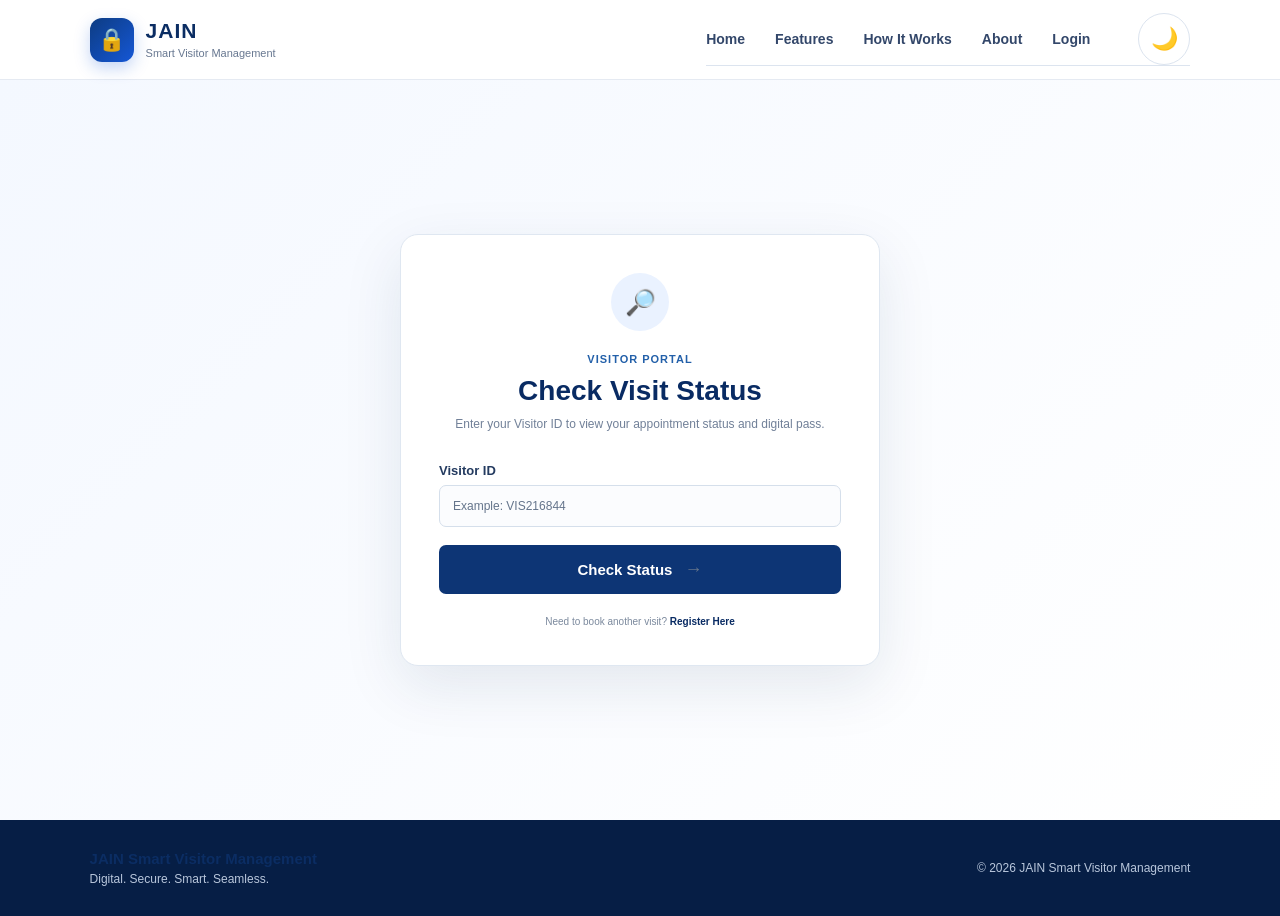
<file: check-status.html>
<!DOCTYPE html>
<html lang="en">

<head>

    <meta charset="UTF-8">

    <meta name="viewport"
          content="width=device-width, initial-scale=1.0">

    <title>Check Visit Status | JAIN</title>

    <link rel="stylesheet"
      href="css/style.css">

</head>


<body>

<header class="header">

    <div class="logo-section">

        <div class="logo-icon">
            🔒
        </div>

        <div>
            <h2>JAIN</h2>

            <span>
                Smart Visitor Management
            </span>
        </div>

    </div>


    <nav class="navbar">

        <a href="index.html">
            Home
        </a>

        <a href="index.html#features">
            Features
        </a>

        <a href="index.html#how-it-works">
            How It Works
        </a>

        <a href="index.html#about">
            About
        </a>

        <a href="login.html">
            Login
        </a>
        <button
            id="themeToggle"
            class="theme-toggle-btn"
            type="button"
            aria-label="Toggle dark mode">

            🌙

        </button>
        
    </nav>

</header>



<main class="status-page">


    <div class="status-lookup-card">


        <div class="status-lookup-icon">
            🔎
        </div>


        <span class="login-label">
            VISITOR PORTAL
        </span>


        <h1>
            Check Visit Status
        </h1>


        <p>
            Enter your Visitor ID to view your
            appointment status and digital pass.
        </p>


        <form id="statusForm">


            <div class="form-group">

                <label>
                    Visitor ID
                </label>

                <input
                    type="text"
                    id="visitorID"
                    placeholder="Example: VIS216844"
                    required>

            </div>


            <button
                type="submit"
                class="submit-btn">

                Check Status
                <span>→</span>

            </button>


        </form>


        <div
            id="statusResult"
            class="status-result">
        </div>


        <a
            href="register.html"
            class="register-again">

            Need to book another visit?

            <strong>
                Register Here
            </strong>

        </a>


    </div>


</main>



<footer class="footer">

    <div>

        <h3>
            JAIN Smart Visitor Management
        </h3>

        <p>
            Digital. Secure. Smart. Seamless.
        </p>

    </div>


    <div class="footer-right">

        <p>
            © 2026 JAIN Smart Visitor Management
        </p>

    </div>

</footer>



<script>


document.getElementById("statusForm").addEventListener(
    "submit",
    function(event) {

        event.preventDefault();

        const enteredID =
            document
                .getElementById("visitorID")
                .value
                .trim()
                .toUpperCase();

        const result =
            document.getElementById("statusResult");


        /* Get ALL visitors */

        const savedData =
            localStorage.getItem("visitors");


        if (!savedData) {

            result.innerHTML = `

                <div class="status-error">

                    <strong>
                        Visitor Record Not Found
                    </strong>

                    <p>
                        No visit requests have been
                        registered yet.
                    </p>

                </div>

            `;

            return;
        }


        const visitors =
            JSON.parse(savedData);


        /* Find requested visitor */

        const visitor =
            visitors.find(
                v =>
                    v.visitorID &&
                    v.visitorID.toUpperCase()
                    === enteredID
            );


        if (!visitor) {

            result.innerHTML = `

                <div class="status-error">

                    <strong>
                        Invalid Visitor ID
                    </strong>

                    <p>
                        No visit request was found
                        for this Visitor ID.
                    </p>

                </div>

            `;

            return;
        }


        /* Save selected visitor */

        localStorage.setItem(
            "visitorData",
            JSON.stringify(visitor)
        );


        /* ===============================
           PENDING
        =============================== */

        if (visitor.status === "PENDING") {

            result.innerHTML = `

                <div class="status-pending">

                    <div class="result-status-icon">
                        ⏳
                    </div>

                    <strong>
                        Pending Host Approval
                    </strong>

                    <p>
                        Your visit request has been
                        submitted successfully.
                    </p>

                    <span>
                        Visitor ID:
                        ${visitor.visitorID}
                    </span>

                </div>

            `;

            return;
        }


        /* ===============================
           REJECTED
        =============================== */

        if (visitor.status === "REJECTED") {

            result.innerHTML = `

                <div class="status-error">

                    <strong>
                        Visit Request Rejected
                    </strong>

                    <p>
                        Your host has rejected
                        this visit request.
                    </p>

                    <span>
                        Visitor ID:
                        ${visitor.visitorID}
                    </span>

                </div>

            `;

            return;
        }


        /* ===============================
           APPROVED
        =============================== */

        if (visitor.status === "APPROVED") {

            result.innerHTML = `

                <div class="status-approved">

                    <div class="result-status-icon">
                        ✓
                    </div>

                    <strong>
                        Visit Approved
                    </strong>

                    <p>
                        Your host has approved
                        your visit.
                    </p>

                    <span>
                        Visitor ID:
                        ${visitor.visitorID}
                    </span>


                    <button
                        onclick="window.location.href='visitor-status.html'"
                        class="view-pass-btn">

                        View Digital Visitor Pass →

                    </button>

                </div>

            `;

            return;
        }


        /* ===============================
           CHECKED IN
        =============================== */

        if (visitor.status === "CHECKED_IN") {

            result.innerHTML = `

                <div class="status-approved">

                    <div class="result-status-icon">
                        ✓
                    </div>

                    <strong>
                        Currently Visiting
                    </strong>

                    <p>
                        You have successfully
                        checked in to the campus.
                    </p>

                    <span>
                        Visitor ID:
                        ${visitor.visitorID}
                    </span>

                    <button
                        onclick="window.location.href='visitor-status.html'"
                        class="view-pass-btn">

                        View Visitor Pass →

                    </button>

                </div>

            `;

            return;
        }


        /* ===============================
           COMPLETED
        =============================== */

        if (visitor.status === "COMPLETED") {

            result.innerHTML = `

                <div class="status-completed">

                    <div class="result-status-icon">
                        ✓
                    </div>

                    <strong>
                        Visit Completed
                    </strong>

                    <p>
                        Your campus visit has
                        been successfully completed.
                    </p>

                    <span>
                        Visitor ID:
                        ${visitor.visitorID}
                    </span>

                </div>

            `;

        }

    }
);


</script>

<script src="js/theme.js"></script>


</body>
</html>
</file>
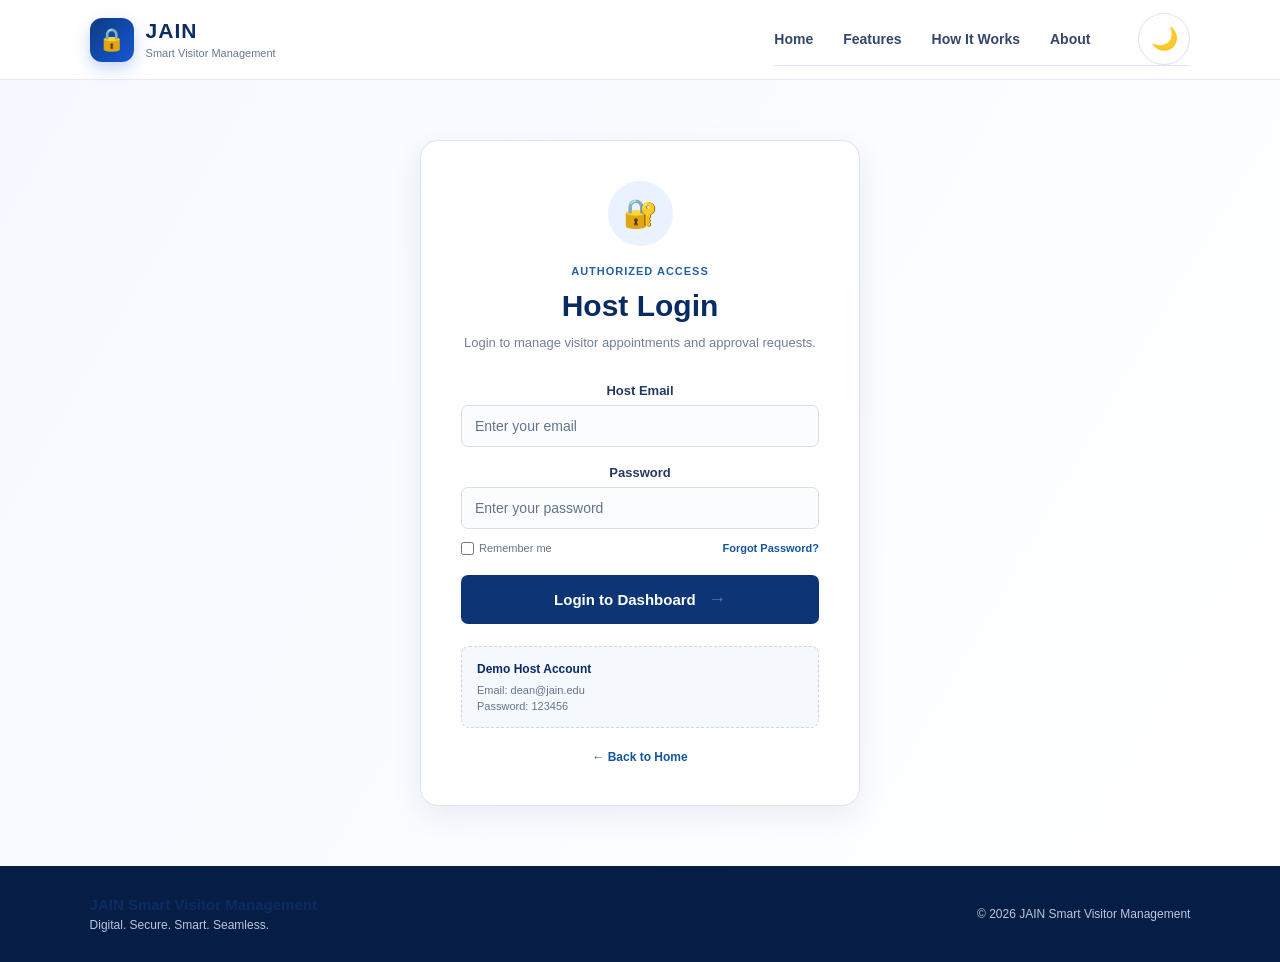
<file: host-dashboard.html>
<!DOCTYPE html>
<html lang="en">

<head>

    <meta charset="UTF-8">

    <meta name="viewport"
          content="width=device-width, initial-scale=1.0">

    <title>Host Dashboard | JAIN</title>

    <link rel="stylesheet"
          href="css/style.css">

</head>


<meta
    http-equiv="Cache-Control"
    content="no-store, no-cache, must-revalidate">

<meta
    http-equiv="Pragma"
    content="no-cache">

<meta
    http-equiv="Expires"
    content="0">
<body class="dashboard-body">


<!-- =====================================================
     HEADER
===================================================== -->

<header class="dashboard-header">

    <div class="logo-section">

        <div class="logo-icon">
            🔒
        </div>

        <div>

            <h2>JAIN</h2>

            <span>
                Smart Visitor Management
            </span>

        </div>

    </div>
<div class="dashboard-actions">

    <button
        id="themeToggle"
        class="theme-toggle-btn"
        type="button"
        aria-label="Toggle dark mode">
        🌙
    </button>

</div>

    <div class="host-profile">

        <div class="notification-icon">
            🔔
        </div>

        <div class="profile-info">

            <strong id="hostDisplayName">
                Dean - Academics
            </strong>

            <span>
                Host
            </span>

        </div>

        <button
            class="logout-btn"
            onclick="hostLogout()">

            Logout

        </button>

    </div>

</header>



<!-- =====================================================
     DASHBOARD LAYOUT
===================================================== -->

<div class="dashboard-layout">


    <!-- SIDEBAR -->

    <aside class="sidebar">

        <div class="sidebar-title">
            HOST PORTAL
        </div>


        <a
            href="#"
            class="sidebar-link active">

            <span>▣</span>
            Dashboard

        </a>


        <a
            href="#requests"
            class="sidebar-link">

            <span>▤</span>
            Visitor Requests

        </a>


        <a
            href="#approved"
            class="sidebar-link">

            <span>✓</span>
            Approved Visits

        </a>


        <a
            href="#history"
            class="sidebar-link">

            <span>◷</span>
            Visit History

        </a>


        <div class="sidebar-bottom">

            <a
                href="index.html"
                class="sidebar-link">

                <span>←</span>
                Back to Website

            </a>

        </div>

    </aside>



    <!-- MAIN CONTENT -->

    <main class="dashboard-main">

        <div class="dashboard-toolbar">

            <div class="dashboard-search">

                <span>⌕</span>

                <input
                    type="text"
                    id="visitorSearch"
                    placeholder="Search visitors, ID or purpose...">

                <kbd>Ctrl K</kbd>

            </div>


            <div class="toolbar-date">

                <span>📅</span>

                <div>

                    <small>Today</small>

                    <strong id="toolbarDate">
                        03 Sep 2026
                    </strong>

                </div>

            </div>

        </div>
        <!-- WELCOME -->

        <div class="dashboard-welcome">

            <div>

                <span class="dashboard-label">
                    HOST DASHBOARD
                </span>

                <h1>
                    Welcome,
                    <span id="welcomeHost">
                        Dean
                    </span>
                </h1>

                <p>
                    Manage your visitor appointments
                    and approval requests.
                </p>

            </div>


            <div class="current-date">

                <span>
                    TODAY
                </span>

                <strong id="todayDate">
                    -
                </strong>

            </div>

        </div>



        <!-- =================================================
             STAT CARDS
        ================================================== -->

        <div class="stats-grid">


            <div class="stat-card">

                <div class="stat-icon blue">
                    👥
                </div>

                <div>

                    <span>
                        Today's Visitors
                    </span>

                    <strong id="todayVisitors">
                        0
                    </strong>

                </div>

            </div>


            <div class="stat-card">

                <div class="stat-icon orange">
                    ⏳
                </div>

                <div>

                    <span>
                        Pending Requests
                    </span>

                    <strong id="pendingVisitors">
                        0
                    </strong>

                </div>

            </div>


            <div class="stat-card">

                <div class="stat-icon green">
                    ✓
                </div>

                <div>

                    <span>
                        Approved Visits
                    </span>

                    <strong id="approvedVisitors">
                        0
                    </strong>

                </div>

            </div>


            <div class="stat-card">

                <div class="stat-icon purple">
                    🏫
                </div>

                <div>

                    <span>
                        Currently Visiting
                    </span>

                    <strong id="currentVisitors">
                        0
                    </strong>

                </div>

            </div>

        </div>



        <!-- =================================================
             VISITOR REQUESTS
        ================================================== -->

        <section
            class="dashboard-section"
            id="requests">


            <div class="section-title-row">

                <div>

                    <h2>
                        Visitor Requests
                    </h2>

                    <p>
                        Review and manage incoming
                        visitor appointments.
                    </p>

                </div>


                <span class="request-count"
                      id="requestCount">

                    0 Requests

                </span>

            </div>



            <!-- REQUEST CONTAINER -->

            <div id="visitorRequests">


                <!-- JavaScript will insert
                     visitor request here -->


            </div>


        </section>



        <!-- =================================================
             APPROVED VISITS
        ================================================== -->

        <section
            class="dashboard-section"
            id="approved">


            <div class="section-title-row">

                <div>

                    <h2>
                        Approved Visits
                    </h2>

                    <p>
                        Visitors whose appointments
                        have been approved.
                    </p>

                </div>

            </div>


            <div id="approvedVisitorsList">

                <!-- JavaScript -->

            </div>


        </section>


    </main>

</div>



<!-- =====================================================
     JAVASCRIPT
===================================================== -->

<script>
/* ==========================================
   HOST AUTHENTICATION CHECK
========================================== */

if (
    localStorage.getItem("hostLoggedIn")
    !== "true"
) {

    window.location.replace(
        "host-login.html"
    );

}



document.addEventListener(
    "DOMContentLoaded",
    function () {

        loadHostDashboard();

    }
);



async function loadHostDashboard() {

    try {

        /* ==========================================
           GET ALL VISITORS FROM SQLITE / FLASK
        ========================================== */

        const response =
            await fetch(
                `${API_URL}/api/visitors`
            );


        if (!response.ok) {

            throw new Error(
                "Server returned " +
                response.status
            );

        }


        const visitors =
            await response.json();


        console.log(
            "Visitors from database:",
            visitors
        );


        /* ==========================================
           HOST INFORMATION
        ========================================== */

        const hostName =
            localStorage.getItem("hostName")
            || "Dean - Academics";


        document.getElementById(
            "hostDisplayName"
        ).textContent = hostName;


        document.getElementById(
            "welcomeHost"
        ).textContent =
            hostName.replace(
                " - Academics",
                ""
            );


        /* ==========================================
           TODAY'S DATE
        ========================================== */

        const today =
            new Date();


        document.getElementById(
            "todayDate"
        ).textContent =
            today.toLocaleDateString(
                "en-IN",
                {
                    day: "2-digit",
                    month: "short",
                    year: "numeric"
                }
            );


        /* ==========================================
           FILTER VISITORS
        ========================================== */

        const pendingVisitors =
            visitors.filter(
                visitor =>
                    visitor.status === "PENDING"
            );


        const approvedVisitors =
            visitors.filter(
                visitor =>
                    visitor.status === "APPROVED"
                    ||
                    visitor.status === "CHECKED_IN"
            );


        const todayString =
            today.toISOString()
                .split("T")[0];


        const todayVisitors =
            visitors.filter(
                visitor =>
                    visitor.visit_date ===
                    todayString
            );


        const currentVisitors =
            visitors.filter(
                visitor =>
                    visitor.status ===
                    "CHECKED_IN"
            );


        /* ==========================================
           UPDATE DASHBOARD STATS
        ========================================== */

        document.getElementById(
            "todayVisitors"
        ).textContent =
            todayVisitors.length;


        document.getElementById(
            "pendingVisitors"
        ).textContent =
            pendingVisitors.length;


        document.getElementById(
            "approvedVisitors"
        ).textContent =
            approvedVisitors.length;


        document.getElementById(
            "currentVisitors"
        ).textContent =
            currentVisitors.length;


        /* ==========================================
           DISPLAY PENDING REQUESTS
        ========================================== */

        const requestContainer =
            document.getElementById(
                "visitorRequests"
            );


        const requestCount =
            document.getElementById(
                "requestCount"
            );


        if (pendingVisitors.length === 0) {

            requestCount.textContent =
                "No Pending Requests";


            requestContainer.innerHTML = `

                <div class="empty-state">

                    <div class="empty-icon">
                        ✓
                    </div>

                    <h3>
                        No Pending Requests
                    </h3>

                    <p>
                        There are currently no visitor
                        requests waiting for approval.
                    </p>

                </div>

            `;

        }

        else {

            requestCount.textContent =
                pendingVisitors.length === 1
                    ? "1 Pending Request"
                    : pendingVisitors.length +
                      " Pending Requests";


            requestContainer.innerHTML =
                pendingVisitors
                    .map(
                        visitor =>
                            createVisitorRequestCard(
                                visitor
                            )
                    )
                    .join("");

        }


        /* ==========================================
           DISPLAY APPROVED VISITORS
        ========================================== */

        const approvedContainer =
            document.getElementById(
                "approvedVisitorsList"
            );


        if (approvedVisitors.length === 0) {

            approvedContainer.innerHTML = `

                <div class="empty-state">

                    <div class="empty-icon">
                        📋
                    </div>

                    <h3>
                        No Approved Visits
                    </h3>

                    <p>
                        Approved visitor appointments
                        will appear here.
                    </p>

                </div>

            `;

        }

        else {

            approvedContainer.innerHTML =
                approvedVisitors
                    .map(
                        visitor =>
                            createApprovedVisitorCard(
                                visitor
                            )
                    )
                    .join("");

        }

    }

    catch (error) {

        console.error(
            "Dashboard loading error:",
            error
        );


        document.getElementById(
            "visitorRequests"
        ).innerHTML = `

            <div class="empty-state">

                <div class="empty-icon">
                    ⚠
                </div>

                <h3>
                    Unable to Load Visitors
                </h3>

                <p>
                    Make sure the Flask backend
                    is running on port 5000.
                </p>

            </div>

        `;

    }

}
function createVisitorRequestCard(visitor) {

    return `

        <div class="visitor-request-card">

            <div class="request-main">

                <div class="visitor-avatar">

                    ${getInitials(visitor.name)}

                </div>


                <div class="visitor-info">

                    <h3>
                        ${visitor.name}
                    </h3>

                    <span>
                        Visitor ID:
                        ${visitor.visitor_id}
                    </span>

                </div>

            </div>


            <div class="request-details">

                <div>

                    <span>
                        Department
                    </span>

                    <strong>
                        ${visitor.department}
                    </strong>

                </div>


                <div>

                    <span>
                        Person to Meet
                    </span>

                    <strong>
                        ${visitor.host}
                    </strong>

                </div>


                <div>

                    <span>
                        Visit Date
                    </span>

                    <strong>
                        ${visitor.visit_date}
                    </strong>

                </div>


                <div>

                    <span>
                        Preferred Time
                    </span>

                    <strong>
                        ${visitor.visit_time}
                    </strong>

                </div>


                <div>

                    <span>
                        Purpose
                    </span>

                    <strong>
                        ${visitor.purpose}
                    </strong>

                </div>

            </div>


            <div class="request-actions">

                <button
                    class="reject-btn"
                    onclick="rejectVisitor('${visitor.visitor_id}')">

                    ✕ Reject

                </button>


                <button
                    class="approve-btn"
                    onclick="approveVisitor('${visitor.visitor_id}')">

                    ✓ Approve

                </button>

            </div>

        </div>

    `;

}


/* =====================================================
   DISPLAY VISITOR REQUEST
===================================================== */

function displayVisitorRequest(visitor) {


    const container =
        document.getElementById(
            "visitorRequests"
        );


    const requestCount =
        document.getElementById(
            "requestCount"
        );



    if (
        visitor.status !== "PENDING"
    ) {

        requestCount.textContent =
            "No Pending Requests";


        container.innerHTML = `
        
            <div class="empty-state">

                <div class="empty-icon">
                    ✓
                </div>

                <h3>
                    No Pending Requests
                </h3>

                <p>
                    There are currently no visitor
                    requests waiting for approval.
                </p>

            </div>

        `;

        return;

    }



    requestCount.textContent =
        "1 Pending Request";



    container.innerHTML = `

        <div class="visitor-request-card">


            <div class="request-main">


                <div class="visitor-avatar">

                    ${getInitials(visitor.name)}

                </div>


                <div class="visitor-info">

                    <h3>
                        ${visitor.name}
                    </h3>

                    <span>
                        Visitor ID:
                        ${visitor.visitorID}
                    </span>

                </div>


            </div>



            <div class="request-details">


                <div>

                    <span>
                        Department
                    </span>

                    <strong>
                        ${visitor.department}
                    </strong>

                </div>


                <div>

                    <span>
                        Person to Meet
                    </span>

                    <strong>
                        ${visitor.host}
                    </strong>

                </div>


                <div>

                    <span>
                        Visit Date
                    </span>

                    <strong>
                        ${visitor.visitDate}
                    </strong>

                </div>


                <div>

                    <span>
                        Preferred Time
                    </span>

                    <strong>
                        ${visitor.visitTime}
                    </strong>

                </div>


                <div>

                    <span>
                        Purpose
                    </span>

                    <strong>
                        ${visitor.purpose}
                    </strong>

                </div>

            </div>



            <div class="request-actions">


                <button
                    class="reject-btn"
                    onclick="rejectVisitor()">

                    ✕ Reject

                </button>


                <button
                    class="approve-btn"
                    onclick="approveVisitor()">

                    ✓ Approve

                </button>


            </div>


        </div>

    `;

}



/* =====================================================
   NO REQUESTS
===================================================== */

function showNoRequests() {


    document.getElementById(
        "requestCount"
    ).textContent =
        "No Requests";


    document.getElementById(
        "visitorRequests"
    ).innerHTML = `

        <div class="empty-state">

            <div class="empty-icon">
                📭
            </div>

            <h3>
                No Visitor Requests
            </h3>

            <p>
                New visitor appointment requests
                will appear here.
            </p>

        </div>

    `;



    document.getElementById(
        "approvedVisitorsList"
    ).innerHTML = `

        <div class="empty-state">

            <div class="empty-icon">
                👥
            </div>

            <h3>
                No Approved Visits
            </h3>

            <p>
                Approved visitor appointments
                will appear here.
            </p>

        </div>

    `;

}




/* =====================================================
   APPROVED VISITOR
===================================================== */

function displayApprovedVisitor(visitor) {


    const container =
        document.getElementById(
            "approvedVisitorsList"
        );


    if (
        visitor.status !== "APPROVED" &&
        visitor.status !== "CHECKED_IN" &&
        visitor.status !== "COMPLETED"
    ) {

        container.innerHTML = `

            <div class="empty-state">

                <div class="empty-icon">
                    📋
                </div>

                <h3>
                    No Approved Visits
                </h3>

                <p>
                    Approved appointments will
                    appear here.
                </p>

            </div>

        `;

        return;

    }



    container.innerHTML = `

        <div class="approved-visitor-card">


            <div class="approved-avatar">

                ${getInitials(visitor.name)}

            </div>


            <div class="approved-info">

                <h3>
                    ${visitor.name}
                </h3>

                <p>
                    ${visitor.purpose}
                </p>

            </div>


            <div class="approved-meta">

                <span>
                    ${visitor.visitDate}
                </span>

                <strong>
                    ${visitor.visitTime}
                </strong>

            </div>


            <span class="approved-status">

                ✓ APPROVED

            </span>

        </div>

    `;

}


/* =====================================================
   DISPLAY APPROVED VISITOR CARD
===================================================== */

function createApprovedVisitorCard(visitor) {

    return `
        <div class="approved-visitor-card">

            <div class="approved-avatar">
                ${getInitials(visitor.name)}
            </div>

            <div class="approved-info">

                <h3>
                    ${visitor.name}
                </h3>

                <p>
                    Visitor ID: ${visitor.visitorID}
                </p>

                <p>
                    ${visitor.purpose}
                </p>

            </div>

            <div class="approved-meta">

                <span>
                    ${visitor.visitDate}
                </span>

                <strong>
                    ${visitor.visitTime}
                </strong>

            </div>

            <span class="approved-status">
                ✓ APPROVED
            </span>

        </div>
    `;
}
/* =====================================================
   INITIALS
===================================================== */

function getInitials(name) {

    return name
        .split(" ")
        .map(
            word => word.charAt(0)
        )
        .join("")
        .substring(0, 2)
        .toUpperCase();

}



/* =====================================================
   LOGOUT
===================================================== */

function hostLogout() {

    /* Remove authentication */

    localStorage.removeItem(
        "hostLoggedIn"
    );

    localStorage.removeItem(
        "hostName"
    );


    /* Prevent dashboard from being restored */

    window.location.replace(
        "host-login.html"
    );

}

async function approveVisitor(visitorID) {

    try {

        const response = await fetch(
            `${API_URL}/api/visitor/${encodeURIComponent(visitorID)}/status`,
            {
                method: "PUT",

                headers: {
                    "Content-Type": "application/json"
                },

                body: JSON.stringify({
                    status: "APPROVED"
                })
            }
        );

        const data = await response.json();

        if (!response.ok || !data.success) {

            alert(
                data.message ||
                "Unable to approve visitor."
            );

            return;
        }

        alert("✓ Visitor approved successfully.");

        loadHostDashboard();

    } catch (error) {

        console.error("APPROVAL ERROR:", error);

        alert(
            "Unable to connect to Flask server."
        );
    }
}
async function rejectVisitor(visitorID) {

    try {

        const response = await fetch(
            `${API_URL}/api/visitor/${encodeURIComponent(visitorID)}/status`,
            {
                method: "PUT",

                headers: {
                    "Content-Type": "application/json"
                },

                body: JSON.stringify({
                    status: "REJECTED"
                })
            }
        );

        const data = await response.json();

        if (!response.ok || !data.success) {

            alert(
                data.message ||
                "Unable to reject visitor."
            );

            return;
        }

        alert("Visitor rejected.");

        loadHostDashboard();

    } catch (error) {

        console.error("REJECT ERROR:", error);

        alert(
            "Unable to connect to Flask server."
        );
    }
}
/* =====================================================
   DARK / LIGHT MODE
===================================================== */

const themeToggle =
    document.getElementById("themeToggle");


/* Load saved theme */

const savedTheme =
    localStorage.getItem("dashboardTheme");


if (savedTheme === "dark") {

    document.body.classList.add(
        "dark-mode"
    );

    if (themeToggle) {

        themeToggle.checked = true;

    }

}


/* Toggle theme */

if (themeToggle) {

    themeToggle.addEventListener(
        "change",
        function () {

            if (this.checked) {

                document.body.classList.add(
                    "dark-mode"
                );

                localStorage.setItem(
                    "dashboardTheme",
                    "dark"
                );

            }

            else {

                document.body.classList.remove(
                    "dark-mode"
                );

                localStorage.setItem(
                    "dashboardTheme",
                    "light"
                );

            }

        }
    );

}
/* =====================================================
   VISITOR SEARCH
===================================================== */

const searchInput =
    document.getElementById(
        "visitorSearch"
    );


if (searchInput) {

    searchInput.addEventListener(
        "input",
        function () {

            const query =
                this.value
                    .trim()
                    .toLowerCase();


            const cards =
                document.querySelectorAll(
                    ".visitor-request-card"
                );


            cards.forEach(
                card => {

                    const text =
                        card.textContent
                            .toLowerCase();


                    if (
                        text.includes(query)
                    ) {

                        card.style.display =
                            "";

                    }

                    else {

                        card.style.display =
                            "none";

                    }

                }
            );

        }
    );

}
/* =====================================================
   SEARCH SHORTCUT
===================================================== */

document.addEventListener(
    "keydown",
    function (event) {

        if (
            (event.ctrlKey || event.metaKey)
            &&
            event.key.toLowerCase() === "k"
        ) {

            event.preventDefault();

            const search =
                document.getElementById(
                    "visitorSearch"
                );

            if (search) {

                search.focus();

            }

        }

    }
);
</script>

<script src="js/api.js"></script>
<script src="js/theme.js"></script>


</body>
</html>
</file>
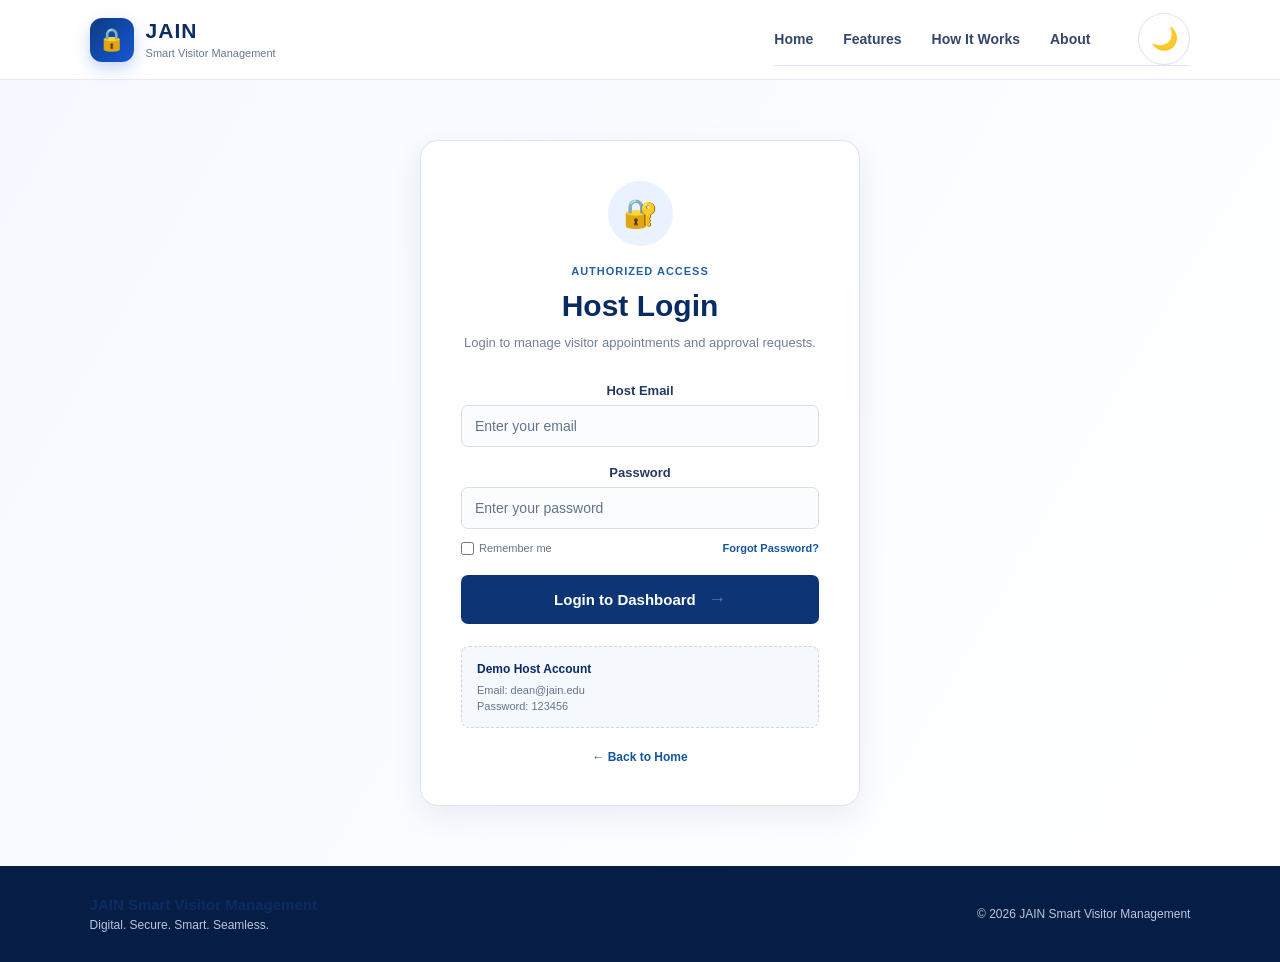
<file: host-login.html>
<!DOCTYPE html>
<html lang="en">

<head>

    <meta charset="UTF-8">

    <meta name="viewport"
          content="width=device-width, initial-scale=1.0">

    <title>Host Login | JAIN</title>

    <link rel="stylesheet"
          href="css/style.css">
    <link rel="stylesheet" href="css/style.css">

</head>


<body>


<header class="header">

    <div class="logo-section">

        <div class="logo-icon">
            🔒
        </div>

        <div>

            <h2>JAIN</h2>

            <span>
                Smart Visitor Management
            </span>

        </div>

    </div>


    <nav class="navbar">

        <a href="index.html">
            Home
        </a>

        <a href="index.html#features">
            Features
        </a>

        <a href="index.html#how-it-works">
            How It Works
        </a>

        <a href="index.html#about">
            About
        </a>
        <button
            id="themeToggle"
            class="theme-toggle-btn"
            type="button"
            aria-label="Toggle dark mode">
            🌙
        </button>

    </nav>

</header>



<!-- LOGIN PAGE -->

<main class="login-page">


    <div class="login-card">


        <div class="login-icon">
            🔐
        </div>


        <span class="login-label">
            AUTHORIZED ACCESS
        </span>


        <h1>
            Host Login
        </h1>


        <p>
            Login to manage visitor appointments
            and approval requests.
        </p>



        <form id="hostLoginForm">


            <div class="form-group">

                <label>
                    Host Email
                </label>

                <input
                    type="email"
                    id="hostEmail"
                    placeholder="Enter your email"
                    required>

            </div>



            <div class="form-group">

                <label>
                    Password
                </label>

                <input
                    type="password"
                    id="hostPassword"
                    placeholder="Enter your password"
                    required>

            </div>



            <div class="login-options">

                <label>

                    <input
                        type="checkbox">

                    Remember me

                </label>

                <a href="#">
                    Forgot Password?
                </a>

            </div>



            <button
                type="submit"
                class="submit-btn">

                Login to Dashboard
                <span>→</span>

            </button>


        </form>



        <div class="demo-login">

            <strong>
                Demo Host Account
            </strong>

            <p>
                Email: dean@jain.edu
            </p>

            <p>
                Password: 123456
            </p>

        </div>


        <a
            href="index.html"
            class="back-home">

            ← Back to Home

        </a>


    </div>


</main>



<footer class="footer">

    <div>

        <h3>
            JAIN Smart Visitor Management
        </h3>

        <p>
            Digital. Secure. Smart. Seamless.
        </p>

    </div>


    <div class="footer-right">

        <p>
            © 2026 JAIN Smart Visitor Management
        </p>

    </div>

</footer>



<script>

document.getElementById("hostLoginForm").addEventListener("submit", function(event) {

    event.preventDefault();

    const email =
        document.getElementById("hostEmail").value.trim();

    const password =
        document.getElementById("hostPassword").value.trim();


    // DEMO HOST LOGIN

    if (
        email === "dean@jain.edu" &&
        password === "123456"
    ) {

        // Save login information

        localStorage.setItem(
            "hostLoggedIn",
            "true"
        );

        localStorage.setItem(
            "hostName",
            "Dean - Academics"
        );


        // Go to dashboard

        window.location.href =
            "host-dashboard.html";

    }

    else {

        alert(
            "Invalid login details.\n\n" +
            "Please use:\n" +
            "Email: dean@jain.edu\n" +
            "Password: 123456"
        );

    }

});

</script>
<script src="js/theme.js"></script>
</body>
</html>
</file>
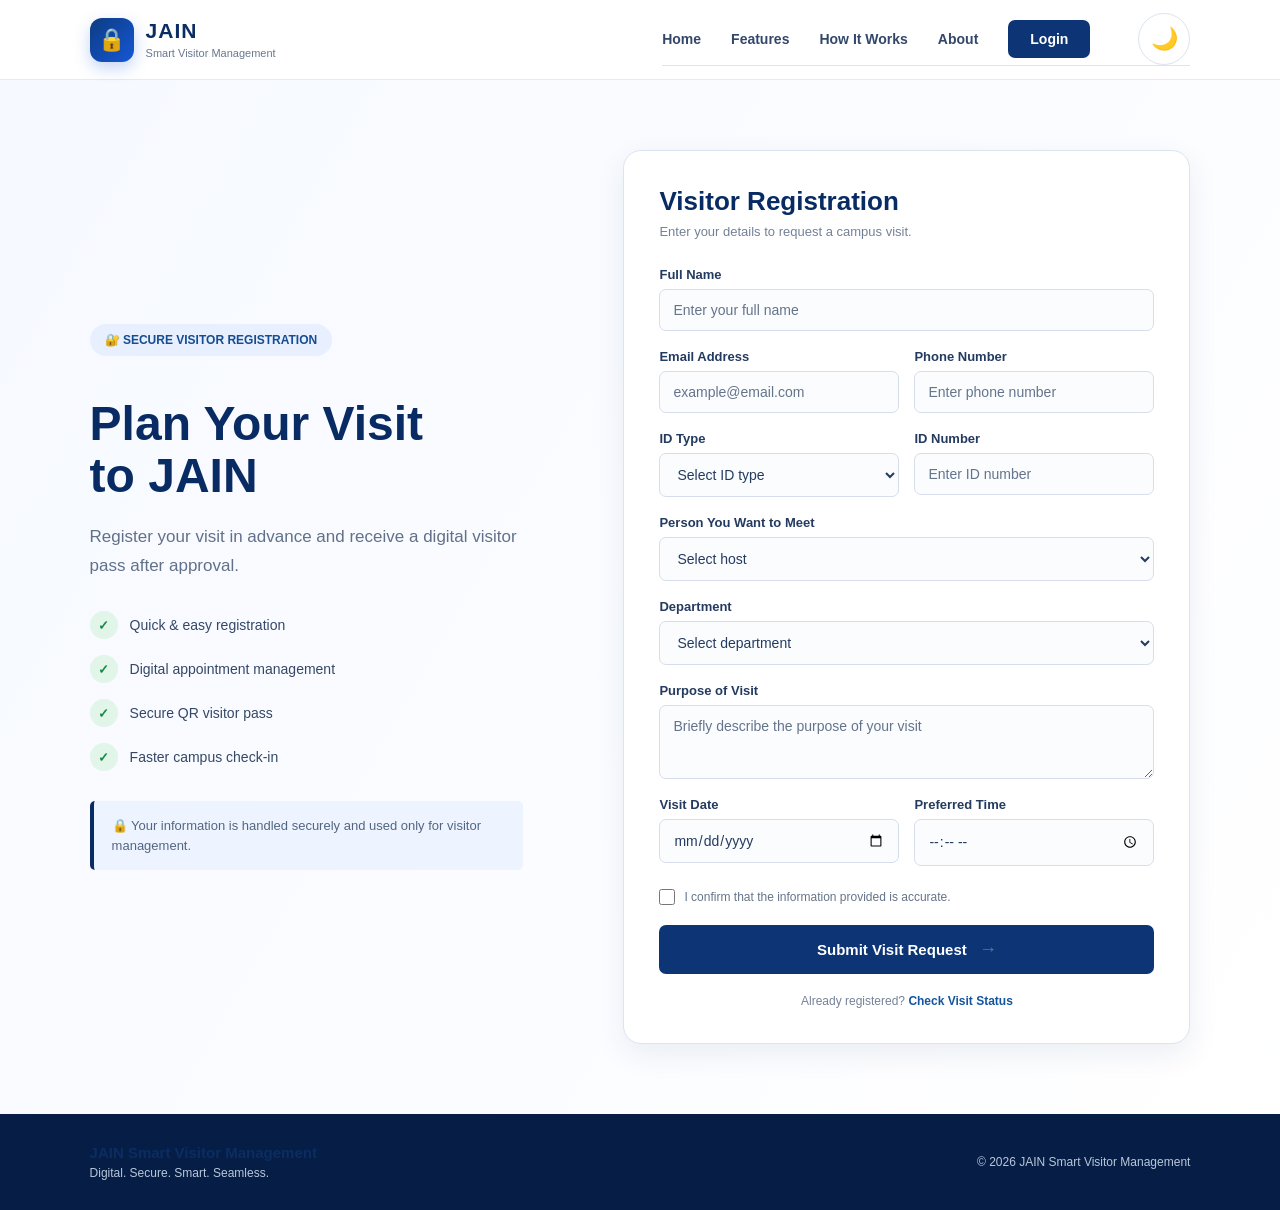
<file: register.html>
<!DOCTYPE html>
<html lang="en">

<head>

    <meta charset="UTF-8">

    <meta name="viewport" content="width=device-width, initial-scale=1.0">

    <title>Visitor Registration | JAIN</title>

    <link rel="stylesheet" href="css/style.css">
    <link rel="stylesheet" href="css/style.css">

</head>


<body>

    <!-- HEADER -->

    <header class="header">

        <div class="logo-section">

            <div class="logo-icon">
                🔒
            </div>

            <div>

                <h2>JAIN</h2>

                <span>
                    Smart Visitor Management
                </span>

            </div>

        </div>


        <nav class="navbar">

            <a href="index.html">
                Home
            </a>

            <a href="index.html#features">
                Features
            </a>

            <a href="index.html#how-it-works">
                How It Works
            </a>

            <a href="index.html#about">
                About
            </a>

            <a href="login.html" class="login-btn">
                Login
            </a>

            <button
                id="themeToggle"
                class="theme-toggle-btn"
                type="button"
                aria-label="Toggle dark mode">
                🌙
            </button>

        </nav>

    </header>



    <!-- REGISTRATION SECTION -->

    <main class="registration-page">

        <div class="registration-container">


            <!-- LEFT INFORMATION -->

            <div class="registration-info">

                <span class="hero-tag">
                    🔐 SECURE VISITOR REGISTRATION
                </span>


                <h1>
                    Plan Your Visit
                    <br>
                    to JAIN
                </h1>


                <p>

                    Register your visit in advance and
                    receive a digital visitor pass after
                    approval.

                </p>


                <div class="registration-benefits">

                    <div class="benefit">

                        <span>✓</span>

                        <p>
                            Quick & easy registration
                        </p>

                    </div>


                    <div class="benefit">

                        <span>✓</span>

                        <p>
                            Digital appointment management
                        </p>

                    </div>


                    <div class="benefit">

                        <span>✓</span>

                        <p>
                            Secure QR visitor pass
                        </p>

                    </div>


                    <div class="benefit">

                        <span>✓</span>

                        <p>
                            Faster campus check-in
                        </p>

                    </div>

                </div>


                <div class="security-note">

                    🔒 Your information is handled
                    securely and used only for
                    visitor management.

                </div>

            </div>



            <!-- FORM -->

            <div class="registration-card">

                <div class="form-heading">

                    <h2>
                        Visitor Registration
                    </h2>

                    <p>
                        Enter your details to request
                        a campus visit.
                    </p>

                </div>


                <form id="visitorForm">


                    <!-- NAME -->

                    <div class="form-group">

                        <label>
                            Full Name
                        </label>

                        <input
                            type="text"
                            id="visitorName"
                            placeholder="Enter your full name"
                            required>

                    </div>



                    <!-- EMAIL + PHONE -->

                    <div class="form-row">

                        <div class="form-group">

                            <label>
                                Email Address
                            </label>

                            <input
                                type="email"
                                id="visitorEmail"
                                placeholder="example@email.com"
                                required>

                        </div>


                        <div class="form-group">

                            <label>
                                Phone Number
                            </label>

                            <input
                                type="tel"
                                id="visitorPhone"
                                placeholder="Enter phone number"
                                required>

                        </div>

                    </div>



                    <!-- ID TYPE -->

                    <div class="form-row">

                        <div class="form-group">

                            <label>
                                ID Type
                            </label>

                            <select
                                id="idType"
                                required>

                                <option value="">
                                    Select ID type
                                </option>

                                <option value="Aadhaar">
                                    Aadhaar
                                </option>

                                <option value="Passport">
                                    Passport
                                </option>

                                <option value="Driving License">
                                    Driving License
                                </option>

                                <option value="College ID">
                                    College ID
                                </option>

                                <option value="Other">
                                    Other
                                </option>

                            </select>

                        </div>


                        <div class="form-group">

                            <label>
                                ID Number
                            </label>

                            <input
                                type="text"
                                id="idNumber"
                                placeholder="Enter ID number"
                                required>

                        </div>

                    </div>



                    <!-- HOST -->

                    <div class="form-group">

                        <label>
                            Person You Want to Meet
                        </label>

                        <select
                            id="host"
                            required>

                            <option value="">
                                Select host
                            </option>

                            <option value="Vice Chancellor">
                                Vice Chancellor
                            </option>

                            <option value="Dean - Academics">
                                Dean - Academics
                            </option>

                            <option value="Dean - Administration">
                                Dean - Administration
                            </option>

                            <option value="Head of Department">
                                Head of Department
                            </option>

                            <option value="Faculty Member">
                                Faculty Member
                            </option>

                            <option value="Administrative Office">
                                Administrative Office
                            </option>

                        </select>

                    </div>



                    <!-- DEPARTMENT -->

                    <div class="form-group">

                        <label>
                            Department
                        </label>

                        <select
                            id="department"
                            required>

                            <option value="">
                                Select department
                            </option>

                            <option value="Computer Science">
                                Computer Science
                            </option>

                            <option value="Management">
                                Management
                            </option>

                            <option value="Engineering">
                                Engineering
                            </option>

                            <option value="Commerce">
                                Commerce
                            </option>

                            <option value="Administration">
                                Administration
                            </option>

                            <option value="Other">
                                Other
                            </option>

                        </select>

                    </div>



                    <!-- PURPOSE -->

                    <div class="form-group">

                        <label>
                            Purpose of Visit
                        </label>

                        <textarea
                            id="purpose"
                            rows="3"
                            placeholder="Briefly describe the purpose of your visit"
                            required></textarea>

                    </div>



                    <!-- DATE + TIME -->

                    <div class="form-row">

                        <div class="form-group">

                            <label>
                                Visit Date
                            </label>

                            <input
                                type="date"
                                id="visitDate"
                                required>

                        </div>


                        <div class="form-group">

                            <label>
                                Preferred Time
                            </label>

                            <input
                                type="time"
                                id="visitTime"
                                required>

                        </div>

                    </div>



                    <!-- TERMS -->

                    <div class="terms">

                        <input
                            type="checkbox"
                            id="terms"
                            required>

                        <label for="terms">

                            I confirm that the information
                            provided is accurate.

                        </label>

                    </div>



                    <!-- SUBMIT -->

                    <button
                        type="submit"
                        class="submit-btn">

                        Submit Visit Request
                        <span>→</span>

                    </button>


                    <p class="form-footer">

                        Already registered?

                        <a href="check-status.html">
                            Check Visit Status
                        </a>

                    </p>


                </form>

            </div>

        </div>

    </main>



    <!-- FOOTER -->

    <footer class="footer">

        <div>

            <h3>
                JAIN Smart Visitor Management
            </h3>

            <p>
                Digital. Secure. Smart. Seamless.
            </p>

        </div>


        <div class="footer-right">

            <p>
                © 2026 JAIN Smart Visitor Management
            </p>

        </div>

    </footer>


   <script>

document.addEventListener("DOMContentLoaded", function () {

    const visitorForm =
        document.getElementById("visitorForm");


    if (!visitorForm) {
        return;
    }


    visitorForm.addEventListener(
        "submit",
        async function (event) {

            event.preventDefault();


            /* ================================
               GET FORM VALUES
            ================================= */

            const name =
                document
                    .getElementById("visitorName")
                    .value
                    .trim();


            const email =
                document
                    .getElementById("visitorEmail")
                    .value
                    .trim();


            const phone =
                document
                    .getElementById("visitorPhone")
                    .value
                    .trim();


            const idType =
                document
                    .getElementById("idType")
                    .value;


            const idNumber =
                document
                    .getElementById("idNumber")
                    .value
                    .trim();


            const host =
                document
                    .getElementById("host")
                    .value;


            const department =
                document
                    .getElementById("department")
                    .value;


            const purpose =
                document
                    .getElementById("purpose")
                    .value
                    .trim();


            const visitDate =
                document
                    .getElementById("visitDate")
                    .value;


            const visitTime =
                document
                    .getElementById("visitTime")
                    .value;


            const terms =
                document
                    .getElementById("terms")
                    .checked;


            /* ================================
               CONFIRMATION
            ================================= */

            if (!terms) {

                alert(
                    "Please confirm that the information provided is accurate."
                );

                return;
            }


            /* ================================
               SEND TO FLASK + SQLITE
            ================================= */

            try {

                const response = await fetch(
                    `${API_URL}/api/register`,
                    {
                        method: "POST",

                        headers: {
                            "Content-Type": "application/json"
                        },

                        body: JSON.stringify({
                            name: name,
                            email: email,
                            phone: phone,
                            idType: idType,
                            idNumber: idNumber,
                            host: host,
                            department: department,
                            purpose: purpose,
                            visitDate: visitDate,
                            visitTime: visitTime
                        })
                    }
                );


                const result =
                    await response.json();


                /* ================================
                   CHECK RESULT
                ================================= */

                if (
                    !response.ok ||
                    !result.success
                ) {

                    alert(
                        "Registration failed.\n\n" +
                        (
                            result.message ||
                            "Please try again."
                        )
                    );

                    return;
                }


                /* ================================
                   SUCCESS
                ================================= */

                alert(

                    "✓ VISIT REQUEST SUBMITTED SUCCESSFULLY!\n\n" +

                    "Visitor ID: " +
                    result.visitor_id +

                    "\n\n" +

                    "Status: PENDING APPROVAL"

                );


                /* ================================
                   STATUS PAGE
                ================================= */

                window.location.href =
                    "visitor-status.html?visitor_id=" +
                    encodeURIComponent(
                        result.visitor_id
                    );

            }

            catch (error) {

                console.error(
                    "Registration Error:",
                    error
                );


                alert(

                    "Unable to connect to the server.\n\n" +

                    "Please make sure the Flask backend is running."

                );

            }

        }
    );

});

</script>

<script src="js/theme.js"></script>
<script src="js/api.js"></script>

</body>
</html>
</file>
<file: css/style.css>
/* =====================================================
   GENERAL
===================================================== */

* {
    margin: 0;
    padding: 0;
    box-sizing: border-box;
}

html {
    scroll-behavior: smooth;
}

body {
    font-family: Arial, Helvetica, sans-serif;
    color: #102a56;
    background: #ffffff;
}

a {
    text-decoration: none;
    color: inherit;
}


/* =====================================================
   HEADER
===================================================== */

.header {
    height: 80px;
    display: flex;
    align-items: center;
    justify-content: space-between;

    padding: 0 7%;

    background: white;

    border-bottom: 1px solid #e5eaf2;

    position: sticky;
    top: 0;
    z-index: 1000;
}


/* LOGO */

.logo-section {
    display: flex;
    align-items: center;
    gap: 12px;
}

.logo-icon {
    width: 45px;
    height: 45px;

    display: flex;
    align-items: center;
    justify-content: center;

    background: #092b63;

    border-radius: 10px;

    color: white;

    font-size: 22px;
}

.logo-section h2 {
    font-size: 21px;
    letter-spacing: 1px;
}

.logo-section span {
    font-size: 11px;
    color: #687891;
}


/* NAVIGATION */

.navbar {
    display: flex;
    align-items: center;
    gap: 30px;
}

.navbar a {
    font-size: 14px;
    font-weight: 600;
    color: #33476a;

    transition: 0.3s;
}

.navbar a:hover {
    color: #0a4fa3;
}


/* LOGIN BUTTON */

.login-btn {
    border: none;

    background: #092b63;

    color: white;

    padding: 11px 22px;

    border-radius: 7px;

    font-weight: 600;

    cursor: pointer;

    transition: 0.3s;
}

.login-btn:hover {
    background: #0c438f;
}


/* =====================================================
   HERO
===================================================== */

.hero {
    min-height: 650px;

    background:
        linear-gradient(
            120deg,
            #f7faff 0%,
            #ffffff 55%,
            #edf4ff 100%
        );

    display: flex;
    align-items: center;

    padding: 70px 7%;
}

.hero-content {
    width: 100%;

    display: flex;
    align-items: center;
    justify-content: space-between;

    gap: 80px;
}


/* HERO TEXT */

.hero-text {
    max-width: 600px;
}

.hero-tag {
    display: inline-block;

    background: #e8f0ff;

    color: #164c91;

    padding: 9px 15px;

    border-radius: 30px;

    font-size: 12px;

    font-weight: bold;

    margin-bottom: 22px;
}

.hero-text h1 {
    font-size: 58px;

    line-height: 1.05;

    color: #092b63;

    margin-bottom: 25px;
}

.hero-text p {
    font-size: 18px;

    line-height: 1.7;

    color: #5d6d85;

    max-width: 530px;

    margin-bottom: 35px;
}


/* BUTTONS */

.hero-buttons {
    display: flex;
    gap: 15px;
}

.primary-btn {
    background: #092b63;

    color: white;

    border: none;

    padding: 14px 27px;

    border-radius: 7px;

    font-size: 15px;

    font-weight: bold;

    cursor: pointer;

    transition: 0.3s;
}

.primary-btn:hover {
    background: #0b478f;

    transform: translateY(-2px);
}

.secondary-btn {
    background: white;

    color: #092b63;

    border: 1px solid #cbd6e6;

    padding: 14px 27px;

    border-radius: 7px;

    font-size: 15px;

    font-weight: bold;

    cursor: pointer;

    transition: 0.3s;
}

.secondary-btn:hover {
    border-color: #092b63;
}


/* =====================================================
   VISITOR PASS
===================================================== */

.hero-card {
    width: 340px;

    display: flex;

    justify-content: center;
}

.visitor-pass {
    width: 300px;

    background: white;

    border-radius: 20px;

    padding: 22px;

    box-shadow:
        0 20px 50px rgba(19, 52, 94, 0.18);

    border: 1px solid #e1e8f2;
}

.pass-header {
    display: flex;

    align-items: center;

    justify-content: space-between;

    margin-bottom: 20px;
}

.pass-header small {
    font-size: 11px;

    color: #6a7890;
}

.pass-header h3 {
    font-size: 20px;

    margin-top: 4px;
}

.verified {
    width: 35px;
    height: 35px;

    display: flex;
    align-items: center;
    justify-content: center;

    border-radius: 50%;

    background: #168a47;

    color: white;

    font-weight: bold;
}


/* QR */

.qr-placeholder {
    width: 190px;
    height: 190px;

    margin: 0 auto 18px;

    display: flex;

    align-items: center;

    justify-content: center;

    background:
        repeating-linear-gradient(
            45deg,
            #111 0px,
            #111 5px,
            white 5px,
            white 10px
        );

    border: 10px solid white;

    outline: 1px solid #ddd;
}

.qr-pattern {
    width: 90px;
    height: 90px;

    display: flex;

    align-items: center;

    justify-content: center;

    background: white;

    color: #111;

    font-weight: bold;

    font-size: 22px;
}

.visitor-pass h4 {
    text-align: center;

    margin-bottom: 15px;

    font-size: 15px;
}

.pass-details {
    border-top: 1px solid #e5e9ef;

    padding-top: 12px;
}

.pass-details p {
    font-size: 12px;

    margin-bottom: 9px;

    color: #4f6079;
}

.pass-details strong {
    color: #182f54;
}

.approved {
    margin-top: 15px;

    background: #e4f6eb;

    color: #168a47;

    text-align: center;

    padding: 8px;

    border-radius: 20px;

    font-size: 12px;

    font-weight: bold;
}


/* =====================================================
   SECTION HEADINGS
===================================================== */

.section-heading {
    text-align: center;

    max-width: 700px;

    margin: auto;

    margin-bottom: 50px;
}

.section-heading span {
    font-size: 12px;

    font-weight: bold;

    color: #2360a9;

    letter-spacing: 1px;
}

.section-heading h2 {
    font-size: 34px;

    color: #092b63;

    margin: 12px 0;
}

.section-heading p {
    color: #687891;

    line-height: 1.6;
}


/* =====================================================
   FEATURES
===================================================== */

.features-section {
    padding: 90px 7%;

    background: white;
}

.feature-grid {
    display: grid;

    grid-template-columns:
        repeat(3, 1fr);

    gap: 22px;
}

.feature-card {
    padding: 30px;

    border: 1px solid #e3e9f1;

    border-radius: 12px;

    transition: 0.3s;

    background: white;
}

.feature-card:hover {
    transform: translateY(-5px);

    box-shadow:
        0 15px 35px rgba(15, 48, 91, 0.1);
}

.feature-icon {
    width: 50px;
    height: 50px;

    display: flex;

    align-items: center;

    justify-content: center;

    background: #edf4ff;

    border-radius: 10px;

    font-size: 22px;

    margin-bottom: 18px;
}

.feature-card h3 {
    color: #102f5b;

    margin-bottom: 10px;
}

.feature-card p {
    color: #6b7890;

    line-height: 1.6;

    font-size: 14px;
}


/* =====================================================
   WORKFLOW
===================================================== */

.workflow-section {
    padding: 90px 7%;

    background: #f7faff;
}

.workflow {
    display: flex;

    align-items: flex-start;

    justify-content: center;

    gap: 15px;
}

.workflow-step {
    width: 190px;

    text-align: center;
}

.step-number {
    width: 55px;
    height: 55px;

    display: flex;

    align-items: center;

    justify-content: center;

    margin: 0 auto 18px;

    border-radius: 50%;

    background: #092b63;

    color: white;

    font-weight: bold;
}

.workflow-step h3 {
    font-size: 16px;

    margin-bottom: 9px;
}

.workflow-step p {
    color: #687891;

    font-size: 13px;

    line-height: 1.5;
}

.workflow-line {
    width: 45px;

    height: 2px;

    background: #c9d5e5;

    margin-top: 27px;
}


/* =====================================================
   ABOUT
===================================================== */

.about-section {
    padding: 90px 7%;

    background: #092b63;

    color: white;
}

.about-content {
    max-width: 800px;

    margin: auto;

    text-align: center;
}

.about-content span {
    font-size: 12px;

    letter-spacing: 1px;

    font-weight: bold;
}

.about-content h2 {
    font-size: 40px;

    margin: 18px 0;
}

.about-content p {
    color: #d3def0;

    line-height: 1.7;

    margin-bottom: 30px;
}

.about-content .primary-btn {
    background: white;

    color: #092b63;
}


/* =====================================================
   FOOTER
===================================================== */

.footer {
    padding: 30px 7%;

    display: flex;

    justify-content: space-between;

    align-items: center;

    background: #061e45;

    color: white;
}

.footer h3 {
    font-size: 15px;

    margin-bottom: 5px;
}

.footer p {
    font-size: 12px;

    color: #b9c7dc;
}


/* =====================================================
   RESPONSIVE
===================================================== */

@media (max-width: 900px) {

    .navbar {
        gap: 12px;
    }

    .hero-content {
        flex-direction: column;

        text-align: center;
    }

    .hero-text p {
        margin-left: auto;
        margin-right: auto;
    }

    .hero-buttons {
        justify-content: center;
    }

    .feature-grid {
        grid-template-columns: repeat(2, 1fr);
    }

    .workflow {
        flex-direction: column;

        align-items: center;
    }

    .workflow-line {
        width: 2px;

        height: 35px;

        margin: 0;
    }

}


@media (max-width: 600px) {

    .header {
        padding: 0 20px;
    }

    .navbar a {
        display: none;
    }

    .hero {
        padding: 50px 20px;
    }

    .hero-text h1 {
        font-size: 42px;
    }

    .feature-grid {
        grid-template-columns: 1fr;
    }

    .footer {
        flex-direction: column;

        gap: 15px;

        text-align: center;
    }

}

/* =====================================================
   VISITOR REGISTRATION
===================================================== */

.registration-page {
    min-height: calc(100vh - 80px);

    padding: 70px 7%;

    background:
        linear-gradient(
            120deg,
            #f6f9ff,
            #ffffff
        );
}


.registration-container {
    max-width: 1200px;

    margin: auto;

    display: grid;

    grid-template-columns: 0.9fr 1.1fr;

    gap: 70px;

    align-items: center;
}


/* LEFT SIDE */

.registration-info {
    padding-right: 30px;
}


.registration-info h1 {
    font-size: 48px;

    line-height: 1.1;

    color: #092b63;

    margin: 20px 0;
}


.registration-info > p {
    color: #61718a;

    font-size: 17px;

    line-height: 1.7;

    max-width: 480px;

    margin-bottom: 30px;
}


/* BENEFITS */

.registration-benefits {
    display: flex;

    flex-direction: column;

    gap: 16px;

    margin-bottom: 30px;
}


.benefit {
    display: flex;

    align-items: center;

    gap: 12px;
}


.benefit span {
    width: 28px;
    height: 28px;

    display: flex;

    align-items: center;

    justify-content: center;

    background: #e1f5e8;

    color: #168a47;

    border-radius: 50%;

    font-weight: bold;

    font-size: 13px;
}


.benefit p {
    color: #344866;

    font-size: 14px;
}


/* SECURITY NOTE */

.security-note {
    max-width: 470px;

    padding: 15px 18px;

    background: #edf4ff;

    border-left: 4px solid #092b63;

    color: #536681;

    font-size: 13px;

    line-height: 1.5;

    border-radius: 5px;
}


/* =====================================================
   REGISTRATION CARD
===================================================== */

.registration-card {
    background: white;

    border-radius: 18px;

    padding: 35px;

    box-shadow:
        0 20px 60px rgba(19, 52, 94, 0.12);

    border: 1px solid #e1e8f2;
}


.form-heading {
    margin-bottom: 28px;
}


.form-heading h2 {
    color: #092b63;

    font-size: 26px;

    margin-bottom: 7px;
}


.form-heading p {
    color: #748197;

    font-size: 13px;
}


/* FORM */

.form-group {
    display: flex;

    flex-direction: column;

    gap: 7px;

    margin-bottom: 18px;
}


.form-group label {
    font-size: 13px;

    font-weight: 600;

    color: #243b60;
}


.form-group input,
.form-group select,
.form-group textarea {
    width: 100%;

    border: 1px solid #d5deea;

    border-radius: 7px;

    padding: 12px 13px;

    font-family: inherit;

    font-size: 14px;

    color: #243b60;

    background: #fbfcfe;

    outline: none;

    transition: 0.2s;
}


.form-group textarea {
    resize: vertical;
}


.form-group input:focus,
.form-group select:focus,
.form-group textarea:focus {

    border-color: #2d65a7;

    background: white;

    box-shadow:
        0 0 0 3px rgba(45, 101, 167, 0.08);
}


.form-row {

    display: grid;

    grid-template-columns: 1fr 1fr;

    gap: 15px;
}


/* CHECKBOX */

.terms {

    display: flex;

    align-items: center;

    gap: 9px;

    margin: 5px 0 20px;
}


.terms input {
    width: 16px;
    height: 16px;
}


.terms label {
    font-size: 12px;

    color: #65748a;
}


/* SUBMIT BUTTON */

.submit-btn {
    width: 100%;

    border: none;

    padding: 14px;

    border-radius: 7px;

    background: #092b63;

    color: white;

    font-size: 15px;

    font-weight: bold;

    cursor: pointer;

    transition: 0.3s;
}


.submit-btn:hover {

    background: #0b478f;

    transform: translateY(-1px);
}


.submit-btn span {
    margin-left: 8px;

    font-size: 18px;
}


/* FORM FOOTER */

.form-footer {

    text-align: center;

    margin-top: 20px;

    color: #758298;

    font-size: 12px;
}


.form-footer a {

    color: #14569e;

    font-weight: bold;
}


/* =====================================================
   REGISTRATION RESPONSIVE
===================================================== */

@media (max-width: 900px) {

    .registration-container {

        grid-template-columns: 1fr;

        gap: 40px;
    }

    .registration-info {

        text-align: center;

        padding-right: 0;
    }

    .registration-info > p {

        margin-left: auto;

        margin-right: auto;
    }

    .registration-benefits {

        align-items: center;
    }

    .security-note {

        margin-left: auto;

        margin-right: auto;

        text-align: left;
    }

}


@media (max-width: 600px) {

    .registration-page {

        padding: 40px 20px;
    }

    .registration-info h1 {

        font-size: 36px;
    }

    .registration-card {

        padding: 25px 20px;
    }

    .form-row {

        grid-template-columns: 1fr;
        gap: 0;
    }

}

/* =====================================================
   VISITOR STATUS PAGE
===================================================== */

.status-page {

    min-height: calc(100vh - 160px);

    padding: 70px 20px;

    background:
        linear-gradient(
            120deg,
            #f5f9ff,
            #ffffff
        );

    display: flex;

    justify-content: center;

    align-items: center;
}


.status-card {

    width: 650px;

    background: white;

    border: 1px solid #e1e8f2;

    border-radius: 18px;

    padding: 45px;

    text-align: center;

    box-shadow:
        0 20px 60px
        rgba(19, 52, 94, 0.12);
}


/* SUCCESS ICON */

.success-icon {

    width: 70px;

    height: 70px;

    margin: 0 auto 18px;

    display: flex;

    align-items: center;

    justify-content: center;

    border-radius: 50%;

    background: #e2f6e9;

    color: #168a47;

    font-size: 34px;

    font-weight: bold;
}


.status-label {

    font-size: 11px;

    font-weight: bold;

    letter-spacing: 1px;

    color: #168a47;
}


.status-card h1 {

    font-size: 30px;

    color: #092b63;

    margin: 12px 0;
}


.status-description {

    color: #687891;

    font-size: 14px;

    line-height: 1.6;

    max-width: 500px;

    margin: 0 auto 28px;
}


/* VISITOR ID */

.visitor-id-box {

    background: #f2f6fc;

    border: 1px solid #dce5f1;

    border-radius: 10px;

    padding: 18px;

    margin-bottom: 25px;
}


.visitor-id-box span {

    display: block;

    font-size: 11px;

    color: #708099;

    font-weight: bold;

    letter-spacing: 1px;

    margin-bottom: 7px;
}


.visitor-id-box strong {

    font-size: 27px;

    color: #092b63;

    letter-spacing: 2px;
}


/* DETAILS */

.status-details {

    display: grid;

    grid-template-columns: 1fr 1fr;

    gap: 0;

    text-align: left;

    border-top: 1px solid #e5eaf1;

    border-bottom: 1px solid #e5eaf1;

    margin-bottom: 22px;
}


.status-detail {

    padding: 15px;

    border-bottom: 1px solid #edf0f5;
}


.status-detail:nth-child(odd) {

    border-right: 1px solid #edf0f5;
}


.status-detail span {

    display: block;

    color: #78869a;

    font-size: 11px;

    margin-bottom: 5px;
}


.status-detail strong {

    color: #233b60;

    font-size: 13px;
}


/* PENDING BOX */

.pending-box {

    display: flex;

    align-items: flex-start;

    gap: 13px;

    text-align: left;

    background: #fff8e8;

    border: 1px solid #f3dfaa;

    border-radius: 10px;

    padding: 16px;

    margin-bottom: 25px;
}


.pending-icon {

    font-size: 23px;
}


.pending-box strong {

    color: #765400;

    font-size: 14px;
}


.pending-box p {

    color: #806f4a;

    font-size: 12px;

    line-height: 1.5;

    margin-top: 4px;
}


/* ACTION */

.status-actions {

    display: flex;

    justify-content: center;
}


.status-actions .secondary-btn {

    display: inline-block;

    text-align: center;

    min-width: 150px;
}


/* MOBILE */

@media (max-width: 600px) {

    .status-card {

        padding: 30px 20px;
    }


    .status-card h1 {

        font-size: 24px;
    }


    .status-details {

        grid-template-columns: 1fr;
    }


    .status-detail:nth-child(odd) {

        border-right: none;
    }

}
/* =====================================================
   HOST LOGIN
===================================================== */

.login-page {

    min-height: calc(100vh - 160px);

    display: flex;

    justify-content: center;

    align-items: center;

    padding: 60px 20px;

    background:
        linear-gradient(
            120deg,
            #f5f9ff,
            #ffffff
        );
}


.login-card {

    width: 440px;

    background: white;

    border: 1px solid #e1e8f2;

    border-radius: 18px;

    padding: 40px;

    text-align: center;

    box-shadow:
        0 20px 60px
        rgba(19, 52, 94, 0.12);
}


.login-icon {

    width: 65px;

    height: 65px;

    margin: 0 auto 15px;

    display: flex;

    align-items: center;

    justify-content: center;

    background: #eaf2ff;

    border-radius: 50%;

    font-size: 28px;
}


.login-label {

    font-size: 11px;

    font-weight: bold;

    letter-spacing: 1px;

    color: #2360a9;
}


.login-card h1 {

    color: #092b63;

    font-size: 30px;

    margin: 10px 0;
}


.login-card > p {

    color: #718098;

    font-size: 13px;

    line-height: 1.5;

    margin-bottom: 30px;
}


/* LOGIN OPTIONS */

.login-options {

    display: flex;

    justify-content: space-between;

    align-items: center;

    margin: -5px 0 20px;

    font-size: 11px;

    color: #718098;
}


.login-options label {

    display: flex;

    align-items: center;

    gap: 5px;
}


.login-options a {

    color: #14569e;

    font-weight: bold;
}


/* DEMO LOGIN */

.demo-login {

    margin-top: 22px;

    padding: 15px;

    background: #f5f8fc;

    border: 1px dashed #cbd7e6;

    border-radius: 8px;

    text-align: left;
}


.demo-login strong {

    display: block;

    color: #092b63;

    font-size: 12px;

    margin-bottom: 8px;
}


.demo-login p {

    font-size: 11px;

    color: #66758b;

    margin-top: 4px;
}


/* BACK HOME */

.back-home {

    display: inline-block;

    margin-top: 22px;

    color: #14569e;

    font-size: 12px;

    font-weight: bold;
}

/* =====================================================
   HOST DASHBOARD
===================================================== */

.dashboard-body {
    background: #f5f8fc;
}


/* HEADER */

.dashboard-header {

    height: 76px;

    background: white;

    border-bottom: 1px solid #e1e7ef;

    display: flex;

    align-items: center;

    justify-content: space-between;

    padding: 0 4%;

}


.host-profile {

    display: flex;

    align-items: center;

    gap: 16px;

}


.notification-icon {

    width: 38px;

    height: 38px;

    display: flex;

    align-items: center;

    justify-content: center;

    background: #f1f5fa;

    border-radius: 8px;

    font-size: 17px;

}


.profile-info {

    display: flex;

    flex-direction: column;

}


.profile-info strong {

    font-size: 13px;

    color: #17345d;

}


.profile-info span {

    font-size: 10px;

    color: #8290a3;

    margin-top: 3px;

}


.logout-btn {

    border: 1px solid #d6dfeb;

    background: white;

    color: #17345d;

    padding: 9px 16px;

    border-radius: 6px;

    cursor: pointer;

    font-size: 12px;

    font-weight: bold;

}


.logout-btn:hover {

    background: #f4f7fb;

}


/* LAYOUT */

.dashboard-layout {

    display: flex;

    min-height: calc(100vh - 76px);

}


/* SIDEBAR */

.sidebar {

    width: 230px;

    background: #092b63;

    padding: 28px 15px;

    display: flex;

    flex-direction: column;

}


.sidebar-title {

    color: #8ea7ca;

    font-size: 10px;

    letter-spacing: 1.5px;

    font-weight: bold;

    padding: 0 15px;

    margin-bottom: 20px;

}


.sidebar-link {

    display: flex;

    align-items: center;

    gap: 12px;

    padding: 12px 15px;

    margin-bottom: 5px;

    border-radius: 6px;

    color: #c9d7eb;

    font-size: 13px;

    font-weight: 600;

}


.sidebar-link span {

    width: 18px;

    text-align: center;

}


.sidebar-link:hover,
.sidebar-link.active {

    background: #164682;

    color: white;

}


.sidebar-bottom {

    margin-top: auto;

}


/* MAIN */

.dashboard-main {

    flex: 1;

    padding: 35px 4%;

    max-width: 1400px;

}


/* WELCOME */

.dashboard-welcome {

    display: flex;

    justify-content: space-between;

    align-items: flex-end;

    margin-bottom: 28px;

}


.dashboard-label {

    color: #2a65a8;

    font-size: 10px;

    font-weight: bold;

    letter-spacing: 1.5px;

}


.dashboard-welcome h1 {

    font-size: 30px;

    color: #092b63;

    margin: 7px 0;

}


.dashboard-welcome p {

    color: #738198;

    font-size: 13px;

}


.current-date {

    text-align: right;

}


.current-date span {

    display: block;

    font-size: 9px;

    font-weight: bold;

    color: #8793a5;

    letter-spacing: 1px;

    margin-bottom: 5px;

}


.current-date strong {

    font-size: 13px;

    color: #203c63;

}


/* STATS */

.stats-grid {

    display: grid;

    grid-template-columns:
        repeat(4, 1fr);

    gap: 18px;

    margin-bottom: 35px;

}


.stat-card {

    background: white;

    border: 1px solid #e1e7ef;

    border-radius: 10px;

    padding: 20px;

    display: flex;

    align-items: center;

    gap: 15px;

}


.stat-icon {

    width: 45px;

    height: 45px;

    border-radius: 8px;

    display: flex;

    align-items: center;

    justify-content: center;

    font-size: 19px;

}


.stat-icon.blue {

    background: #e9f2ff;

}


.stat-icon.orange {

    background: #fff4df;

}


.stat-icon.green {

    background: #e3f6e9;

}


.stat-icon.purple {

    background: #eeeaff;

}


.stat-card span {

    display: block;

    font-size: 10px;

    color: #7a8799;

    margin-bottom: 5px;

}


.stat-card strong {

    font-size: 25px;

    color: #17345d;

}


/* SECTION */

.dashboard-section {

    margin-bottom: 35px;

}


.section-title-row {

    display: flex;

    justify-content: space-between;

    align-items: center;

    margin-bottom: 15px;

}


.section-title-row h2 {

    color: #092b63;

    font-size: 19px;

    margin-bottom: 4px;

}


.section-title-row p {

    color: #7a8799;

    font-size: 11px;

}


.request-count {

    background: #fff3dc;

    color: #9a6800;

    padding: 7px 12px;

    border-radius: 20px;

    font-size: 10px;

    font-weight: bold;

}


/* VISITOR REQUEST */

.visitor-request-card {

    background: white;

    border: 1px solid #e1e7ef;

    border-radius: 12px;

    padding: 23px;

    box-shadow:
        0 5px 20px
        rgba(20, 50, 90, 0.04);

}


.request-main {

    display: flex;

    align-items: center;

    gap: 14px;

    margin-bottom: 20px;

}


.visitor-avatar {

    width: 50px;

    height: 50px;

    border-radius: 50%;

    background: #e8f1ff;

    color: #164d91;

    display: flex;

    align-items: center;

    justify-content: center;

    font-weight: bold;

    font-size: 14px;

}


.visitor-info h3 {

    color: #17345d;

    font-size: 16px;

    margin-bottom: 5px;

}


.visitor-info span {

    color: #7c899c;

    font-size: 10px;

}


.request-details {

    display: grid;

    grid-template-columns:
        repeat(5, 1fr);

    border-top: 1px solid #edf0f4;

    border-bottom: 1px solid #edf0f4;

    margin-bottom: 18px;

}


.request-details > div {

    padding: 15px;

    border-right: 1px solid #edf0f4;

}


.request-details > div:last-child {

    border-right: none;

}


.request-details span {

    display: block;

    color: #8a96a7;

    font-size: 9px;

    margin-bottom: 6px;

}


.request-details strong {

    color: #314866;

    font-size: 11px;

}


/* ACTIONS */

.request-actions {

    display: flex;

    justify-content: flex-end;

    gap: 10px;

}


.reject-btn,
.approve-btn {

    border: none;

    padding: 10px 18px;

    border-radius: 6px;

    font-size: 11px;

    font-weight: bold;

    cursor: pointer;

}


.reject-btn {

    background: #fff0f0;

    color: #b42323;

}


.approve-btn {

    background: #168a47;

    color: white;

}


.reject-btn:hover {

    background: #ffe0e0;

}


.approve-btn:hover {

    background: #11763c;

}


/* EMPTY STATE */

.empty-state {

    background: white;

    border: 1px dashed #d5deea;

    border-radius: 10px;

    padding: 40px;

    text-align: center;

}


.empty-icon {

    font-size: 28px;

    margin-bottom: 10px;

}


.empty-state h3 {

    color: #284263;

    font-size: 14px;

    margin-bottom: 6px;

}


.empty-state p {

    color: #8290a3;

    font-size: 11px;

}


/* APPROVED */

.approved-visitor-card {

    background: white;

    border: 1px solid #dce9df;

    border-left: 4px solid #168a47;

    border-radius: 10px;

    padding: 18px;

    display: flex;

    align-items: center;

    gap: 15px;

}


.approved-avatar {

    width: 42px;

    height: 42px;

    border-radius: 50%;

    background: #e4f6eb;

    color: #168a47;

    display: flex;

    align-items: center;

    justify-content: center;

    font-size: 12px;

    font-weight: bold;

}


.approved-info {

    flex: 1;

}


.approved-info h3 {

    color: #17345d;

    font-size: 14px;

    margin-bottom: 4px;

}


.approved-info p {

    color: #7c899c;

    font-size: 10px;

}


.approved-meta {

    text-align: right;

}


.approved-meta span {

    display: block;

    color: #8290a3;

    font-size: 10px;

    margin-bottom: 4px;

}


.approved-meta strong {

    color: #314866;

    font-size: 11px;

}


.approved-status {

    background: #e3f6e9;

    color: #168a47;

    padding: 7px 10px;

    border-radius: 20px;

    font-size: 9px;

    font-weight: bold;

}


/* RESPONSIVE */

@media (max-width: 1100px) {

    .stats-grid {

        grid-template-columns:
            repeat(2, 1fr);

    }


    .request-details {

        grid-template-columns:
            repeat(2, 1fr);

    }


    .request-details > div {

        border-bottom: 1px solid #edf0f4;

    }

}


@media (max-width: 750px) {

    .sidebar {

        display: none;

    }


    .dashboard-main {

        padding: 25px 20px;

    }


    .dashboard-welcome {

        align-items: flex-start;

        flex-direction: column;

        gap: 15px;

    }


    .current-date {

        text-align: left;

    }


    .stats-grid {

        grid-template-columns: 1fr;

    }


    .request-details {

        grid-template-columns: 1fr;

    }


    .request-details > div {

        border-right: none;

    }


    .approved-visitor-card {

        flex-wrap: wrap;

    }

}

/* =====================================================
   DIGITAL VISITOR PASS
===================================================== */

.pass-page {

    min-height: calc(100vh - 160px);

    padding: 60px 20px;

    background:
        linear-gradient(
            135deg,
            #f4f8ff,
            #ffffff
        );

    display: flex;

    justify-content: center;

    align-items: center;

}


/* =====================================================
   DIGITAL PASS CONTAINER
===================================================== */

.digital-pass-container {

    display: none;

    width: 620px;

    background: white;

    border: 1px solid #dce5f0;

    border-radius: 20px;

    padding: 32px;

    box-shadow:
        0 25px 70px
        rgba(15, 45, 85, 0.15);

}


/* TOP */

.pass-top {

    display: flex;

    justify-content: space-between;

    align-items: flex-start;

    padding-bottom: 22px;

    border-bottom: 1px solid #e5eaf1;

}


.pass-university {

    display: block;

    font-size: 12px;

    font-weight: bold;

    letter-spacing: 2px;

    color: #52749e;

}


.pass-top h1 {

    color: #092b63;

    font-size: 25px;

    margin: 6px 0;

}


.pass-top p {

    color: #7a889d;

    font-size: 11px;

}


.pass-approved {

    display: flex;

    align-items: center;

    gap: 7px;

    color: #168a47;

    font-size: 10px;

    font-weight: bold;

    background: #e5f7eb;

    padding: 8px 12px;

    border-radius: 20px;

}


.pass-check {

    width: 20px;

    height: 20px;

    display: flex;

    align-items: center;

    justify-content: center;

    background: #168a47;

    color: white;

    border-radius: 50%;

}


/* QR */

.qr-section {

    text-align: center;

    padding: 28px 0 20px;

}


.real-qr {
    width: 320px;
    height: 320px;

    margin: 25px auto 20px auto;

    display: flex;
    align-items: center;
    justify-content: center;

    background: #ffffff;

    border-radius: 12px;

    overflow: hidden;

    position: relative;

    z-index: 1;
}

.real-qr img,
.real-qr canvas {
    width: 280px !important;
    height: 280px !important;

    display: block;
}
/* VISITOR ID */

.pass-id {

    background: #f1f5fb;

    border: 1px solid #dfe7f1;

    border-radius: 9px;

    padding: 14px;

    text-align: center;

    margin-bottom: 20px;

}


.pass-id span {

    display: block;

    color: #75849a;

    font-size: 9px;

    letter-spacing: 1.5px;

    font-weight: bold;

    margin-bottom: 5px;

}


.pass-id strong {

    color: #092b63;

    font-size: 23px;

    letter-spacing: 2px;

}


/* DETAILS */

.pass-information {

    display: grid;

    grid-template-columns: 1fr 1fr;

    border-top: 1px solid #e7ebf1;

    border-left: 1px solid #e7ebf1;

    margin-bottom: 20px;

}


.pass-detail {

    padding: 13px;

    border-right: 1px solid #e7ebf1;

    border-bottom: 1px solid #e7ebf1;

}


.pass-detail span {

    display: block;

    color: #8290a3;

    font-size: 9px;

    margin-bottom: 5px;

}


.pass-detail strong {

    color: #284362;

    font-size: 12px;

}


/* GATE MESSAGE */

.gate-message {

    display: flex;

    align-items: flex-start;

    gap: 12px;

    background: #edf4ff;

    border-left: 4px solid #092b63;

    border-radius: 6px;

    padding: 13px;

    margin-bottom: 20px;

}


.gate-message:first-letter {

    font-size: 18px;

}


.gate-message strong {

    color: #173c69;

    font-size: 11px;

}


.gate-message p {

    color: #697b94;

    font-size: 10px;

    line-height: 1.5;

    margin-top: 3px;

}


/* FOOTER */

.pass-footer {

    display: flex;

    justify-content: space-between;

    padding-top: 15px;

    border-top: 1px solid #e8edf3;

    color: #8a96a7;

    font-size: 9px;

}


/* MOBILE */

@media (max-width: 600px) {

    .pass-page {

        padding: 30px 15px;

    }


    .digital-pass-container {

        padding: 22px;

    }


    .pass-top {

        flex-direction: column;

        gap: 15px;

    }


    .pass-information {

        grid-template-columns: 1fr;

    }


    .pass-footer {

        flex-direction: column;

        gap: 5px;

    }

}

/* =====================================================
   SECURITY PORTAL
===================================================== */

.security-section {

    margin-bottom: 35px;

}


.security-section-header {

    display: flex;

    justify-content: space-between;

    margin-bottom: 16px;

}


.security-section-header h2 {

    color: #092b63;

    font-size: 19px;

    margin-bottom: 5px;

}


.security-section-header p {

    color: #7a8799;

    font-size: 11px;

}


/* VERIFICATION */

.verification-area {

    display: grid;

    grid-template-columns: 1fr 1fr;

    gap: 20px;

}


.scanner-box,
.verification-result {

    background: white;

    border: 1px solid #e0e7f0;

    border-radius: 12px;

    padding: 30px;

}


.scanner-box {

    text-align: center;

}


.scanner-icon {

    width: 65px;

    height: 65px;

    margin: 0 auto 15px;

    border-radius: 12px;

    background: #eaf2ff;

    display: flex;

    align-items: center;

    justify-content: center;

    color: #092b63;

    font-size: 30px;

}


.scanner-box h3 {

    color: #17345d;

    font-size: 17px;

    margin-bottom: 7px;

}


.scanner-box p {

    color: #7b899d;

    font-size: 11px;

    line-height: 1.5;

    margin-bottom: 20px;

}


.visitor-search {

    display: flex;

    gap: 8px;

}


.visitor-search input {

    flex: 1;

    min-width: 0;

    padding: 11px 12px;

    border: 1px solid #d5dfeb;

    border-radius: 6px;

    font-size: 12px;

    outline: none;

}


.visitor-search input:focus {

    border-color: #2c64a6;

}


.scanner-note {

    display: block;

    color: #9aa5b4;

    font-size: 9px;

    margin-top: 15px;

}


/* PLACEHOLDER */

.result-placeholder {

    height: 100%;

    min-height: 240px;

    display: flex;

    flex-direction: column;

    align-items: center;

    justify-content: center;

    text-align: center;

}


.result-placeholder > div {

    font-size: 30px;

    margin-bottom: 10px;

}


.result-placeholder h3 {

    color: #415876;

    font-size: 14px;

    margin-bottom: 6px;

}


.result-placeholder p {

    color: #8794a7;

    font-size: 10px;

}


/* VALID RESULT */

.valid-result {

    height: 100%;

}


.valid-header {

    display: flex;

    align-items: center;

    gap: 12px;

    border-bottom: 1px solid #e5ebf2;

    padding-bottom: 15px;

    margin-bottom: 15px;

}


.valid-icon {

    width: 42px;

    height: 42px;

    border-radius: 50%;

    background: #e2f6e9;

    color: #168a47;

    display: flex;

    align-items: center;

    justify-content: center;

    font-size: 21px;

    font-weight: bold;

}


.valid-header span {

    color: #168a47;

    font-size: 9px;

    font-weight: bold;

    letter-spacing: 1px;

}


.valid-header h3 {

    color: #17345d;

    font-size: 15px;

    margin-top: 3px;

}


/* VERIFIED DETAILS */

.verified-details {

    display: grid;

    grid-template-columns: 1fr 1fr;

}


.verified-details > div {

    padding: 10px;

    border-bottom: 1px solid #edf0f4;

}


.verified-details span {

    display: block;

    color: #8995a5;

    font-size: 9px;

    margin-bottom: 4px;

}


.verified-details strong {

    color: #304866;

    font-size: 11px;

}


/* ENTRY STATUS */

.entry-status {

    background: #e7f7ec;

    border: 1px solid #cdebd5;

    border-radius: 7px;

    padding: 12px;

    margin: 15px 0;

}


.entry-status strong {

    color: #168a47;

    font-size: 11px;

}


.entry-status p {

    color: #66816f;

    font-size: 9px;

    margin-top: 4px;

}


/* CHECK IN */

.checkin-btn {

    width: 100%;

    border: none;

    background: #168a47;

    color: white;

    padding: 12px;

    border-radius: 6px;

    font-size: 11px;

    font-weight: bold;

    cursor: pointer;

}


.checkin-btn:hover {

    background: #11763c;

}


/* INVALID */

.invalid-result {

    min-height: 240px;

    display: flex;

    flex-direction: column;

    align-items: center;

    justify-content: center;

    text-align: center;

}


.invalid-icon {

    width: 50px;

    height: 50px;

    border-radius: 50%;

    background: #fff0f0;

    color: #b42323;

    display: flex;

    align-items: center;

    justify-content: center;

    font-size: 23px;

    font-weight: bold;

    margin-bottom: 12px;

}


.invalid-result h3 {

    color: #8e2525;

    font-size: 15px;

    margin-bottom: 6px;

}


.invalid-result p {

    color: #7e8998;

    font-size: 11px;

    max-width: 300px;

}


.invalid-result span {

    color: #b42323;

    font-size: 10px;

    font-weight: bold;

    margin-top: 10px;

}


/* CHECK OUT */

.checkout-btn {

    border: none;

    background: #fff0f0;

    color: #b42323;

    padding: 9px 15px;

    border-radius: 6px;

    font-size: 10px;

    font-weight: bold;

    cursor: pointer;

}


.checkout-btn:hover {

    background: #ffe1e1;

}


/* RESPONSIVE */

@media (max-width: 900px) {

    .verification-area {

        grid-template-columns: 1fr;

    }

}


@media (max-width: 600px) {

    .verified-details {

        grid-template-columns: 1fr;

    }

    .visitor-search {

        flex-direction: column;

    }

}
/* =====================================================
   ROLE LOGIN
===================================================== */

.role-login-page {

    min-height: calc(100vh - 160px);

    display: flex;

    justify-content: center;

    align-items: center;

    padding: 55px 20px;

    background:
        linear-gradient(
            120deg,
            #f4f8ff,
            #ffffff
        );
}


.role-login-container {

    width: 850px;

    text-align: center;
}


.role-login-container > h1 {

    color: #092b63;

    font-size: 32px;

    margin: 8px 0;
}


.role-subtitle {

    color: #718098;

    font-size: 13px;

    margin-bottom: 35px;
}


.role-cards {

    display: grid;

    grid-template-columns: 1fr 1fr;

    gap: 22px;

    text-align: left;
}


.role-card {

    background: white;

    border: 1px solid #dfe7f1;

    border-radius: 16px;

    padding: 28px;

    box-shadow:
        0 15px 40px
        rgba(20, 50, 90, 0.08);

    transition:
        transform 0.2s,
        box-shadow 0.2s;
}


.role-card:hover {

    transform: translateY(-4px);

    box-shadow:
        0 20px 50px
        rgba(20, 50, 90, 0.13);
}


.role-icon {

    width: 58px;

    height: 58px;

    display: flex;

    align-items: center;

    justify-content: center;

    background: #eaf2ff;

    border-radius: 12px;

    font-size: 27px;

    margin-bottom: 20px;
}


.security-icon {

    background: #e9f7ee;
}


.role-tag {

    color: #52749e;

    font-size: 9px;

    font-weight: bold;

    letter-spacing: 1px;
}


.role-content h2 {

    color: #092b63;

    font-size: 21px;

    margin: 7px 0;
}


.role-content p {

    color: #718098;

    font-size: 11px;

    line-height: 1.6;

    min-height: 55px;

    margin-bottom: 22px;
}


.role-login-btn {

    display: flex;

    align-items: center;

    justify-content: space-between;

    background: #092b63;

    color: white;

    padding: 12px 15px;

    border-radius: 7px;

    font-size: 11px;

    font-weight: bold;

}


.security-btn {

    background: #168a47;
}


.login-help {

    margin-top: 25px;

    color: #8793a4;

    font-size: 10px;
}


@media (max-width: 700px) {

    .role-cards {

        grid-template-columns: 1fr;

    }

}

/* =====================================================
   QR CAMERA SCANNER
===================================================== */

.qr-reader {

    width: 100%;

    max-width: 320px;

    margin: 15px auto;

    border: 1px solid #dce5ef;

    border-radius: 10px;

    overflow: hidden;

    background: #f7f9fc;

}


.qr-reader video {

    width: 100% !important;

    border-radius: 8px;

}


.qr-reader__dashboard {

    padding: 8px !important;

}


.qr-reader__dashboard_section {

    font-size: 10px;

}


.scanner-divider {

    display: flex;

    align-items: center;

    gap: 10px;

    margin: 16px 0;

    color: #9aa5b5;

    font-size: 10px;

}


.scanner-divider::before,
.scanner-divider::after {

    content: "";

    height: 1px;

    background: #e1e7ef;

    flex: 1;

}


.start-scanner-btn {

    width: 100%;

    margin-top: 12px;

    padding: 11px;

    border: 1px solid #092b63;

    background: white;

    color: #092b63;

    border-radius: 6px;

    font-size: 11px;

    font-weight: bold;

    cursor: pointer;

}


.start-scanner-btn:hover {

    background: #f0f5fc;

}


.stop-scanner-btn {

    width: 100%;

    margin-top: 12px;

    padding: 11px;

    border: 1px solid #b42323;

    background: #fff4f4;

    color: #b42323;

    border-radius: 6px;

    font-size: 11px;

    font-weight: bold;

    cursor: pointer;

}

/* =====================================================
   VISITOR STATUS LOOKUP
===================================================== */

.status-page {

    min-height: calc(100vh - 160px);

    display: flex;

    justify-content: center;

    align-items: center;

    padding: 50px 20px;

    background:
        linear-gradient(
            135deg,
            #f4f8ff,
            #ffffff
        );

}


.status-lookup-card {

    width: 480px;

    background: white;

    border: 1px solid #dfe7f1;

    border-radius: 18px;

    padding: 38px;

    text-align: center;

    box-shadow:
        0 20px 60px
        rgba(15, 45, 85, 0.10);

}


.status-lookup-icon {

    width: 58px;

    height: 58px;

    margin: 0 auto 18px;

    display: flex;

    align-items: center;

    justify-content: center;

    border-radius: 50%;

    background: #eaf2ff;

    font-size: 25px;

}


.status-lookup-card h1 {

    color: #092b63;

    font-size: 28px;

    margin: 8px 0;

}


.status-lookup-card > p {

    color: #718098;

    font-size: 12px;

    line-height: 1.6;

    margin-bottom: 28px;

}


.status-lookup-card .form-group {

    text-align: left;

}


.status-lookup-card input {

    width: 100%;

    box-sizing: border-box;

    padding: 13px;

    border: 1px solid #d5dfeb;

    border-radius: 7px;

    font-size: 12px;

    outline: none;

}


.status-lookup-card input:focus {

    border-color: #092b63;

}


.status-result {

    margin-top: 20px;

}


.status-error,
.status-pending,
.status-approved,
.status-completed {

    padding: 18px;

    border-radius: 9px;

    text-align: center;

}


.status-error {

    background: #fff3f3;

    border: 1px solid #f0d0d0;

    color: #a52626;

}


.status-pending {

    background: #fff8e8;

    border: 1px solid #f1dfae;

    color: #89691c;

}


.status-approved {

    background: #ecf9f0;

    border: 1px solid #ccebd5;

    color: #168a47;

}


.status-completed {

    background: #edf4ff;

    border: 1px solid #d4e2f5;

    color: #173f70;

}


.result-status-icon {

    width: 38px;

    height: 38px;

    margin: 0 auto 9px;

    display: flex;

    align-items: center;

    justify-content: center;

    border-radius: 50%;

    background: white;

    font-size: 18px;

}


.status-error strong,
.status-pending strong,
.status-approved strong,
.status-completed strong {

    display: block;

    font-size: 13px;

    margin-bottom: 6px;

}


.status-error p,
.status-pending p,
.status-approved p,
.status-completed p {

    font-size: 10px;

    margin: 5px 0;

}


.status-error span,
.status-pending span,
.status-approved span,
.status-completed span {

    display: block;

    font-size: 10px;

    font-weight: bold;

    margin-top: 8px;

}


.view-pass-btn {

    width: 100%;

    margin-top: 15px;

    padding: 11px;

    border: none;

    border-radius: 6px;

    background: #092b63;

    color: white;

    font-size: 10px;

    font-weight: bold;

    cursor: pointer;

}


.register-again {

    display: block;

    margin-top: 22px;

    color: #7b899d;

    font-size: 10px;

}


.register-again strong {

    color: #092b63;

}

/* =========================================================
   JAIN SMART VISITOR MANAGEMENT
   MODERN DASHBOARD UI
   LIGHT + DARK MODE
========================================================= */


/* =========================================================
   DASHBOARD VARIABLES
========================================================= */

:root {

    --dash-bg: #f5f7fb;

    --dash-surface: #ffffff;

    --dash-surface-2: #f8faff;

    --dash-border: #e5eaf2;

    --dash-text: #122b52;

    --dash-text-soft: #6f7d92;

    --dash-primary: #1557d6;

    --dash-primary-dark: #0d3e9f;

    --dash-sidebar: #0b2d63;

    --dash-sidebar-text: #cbd8ee;

    --dash-green: #16a05d;

    --dash-orange: #f59e0b;

    --dash-purple: #7c3aed;

    --dash-shadow:
        0 8px 30px rgba(15, 35, 70, 0.06);

}


/* =========================================================
   DARK MODE VARIABLES
========================================================= */

body.dark-mode {

    --dash-bg: #0b1220;

    --dash-surface: #111b2e;

    --dash-surface-2: #162238;

    --dash-border: #25344d;

    --dash-text: #f1f5ff;

    --dash-text-soft: #93a4bf;

    --dash-primary: #4f8cff;

    --dash-primary-dark: #3776eb;

    --dash-sidebar: #080f1d;

    --dash-sidebar-text: #aebdd4;

    --dash-green: #28c77a;

    --dash-orange: #f5a623;

    --dash-purple: #9b6cff;

    --dash-shadow:
        0 12px 35px rgba(0, 0, 0, 0.25);

}


/* =========================================================
   MAIN BACKGROUND
========================================================= */

.dashboard-body {

    background:
        var(--dash-bg);

    color:
        var(--dash-text);

    transition:
        background 0.25s ease,
        color 0.25s ease;

}


/* =========================================================
   HEADER
========================================================= */

.dashboard-header {

    height: 76px;

    background:
        var(--dash-surface);

    border-bottom:
        1px solid var(--dash-border);

    padding:
        0 30px;

    transition:
        background 0.25s ease,
        border-color 0.25s ease;

}


/* =========================================================
   LOGO
========================================================= */

.logo-icon {

    width: 44px;

    height: 44px;

    border-radius: 12px;

    background:
        linear-gradient(
            135deg,
            #0d3c82,
            #1557d6
        );

    box-shadow:
        0 6px 16px
        rgba(21, 87, 214, 0.25);

}


/* =========================================================
   HEADER ACTIONS
========================================================= */

.dashboard-actions {

    margin-left: auto;

    margin-right: 22px;

}


.theme-toggle {

    display: flex;

    align-items: center;

    gap: 8px;

    padding:
        6px 9px;

    border:
        1px solid var(--dash-border);

    background:
        var(--dash-surface-2);

    border-radius: 30px;

}


.theme-icon {

    font-size: 13px;

}


/* =========================================================
   SWITCH
========================================================= */

.switch {

    position: relative;

    display: inline-block;

    width: 42px;

    height: 22px;

}


.switch input {

    opacity: 0;

    width: 0;

    height: 0;

}


.slider {

    position: absolute;

    cursor: pointer;

    inset: 0;

    background:
        #cbd5e1;

    border-radius: 30px;

    transition:
        0.25s;

}


.slider:before {

    content: "";

    position: absolute;

    height: 16px;

    width: 16px;

    left: 3px;

    top: 3px;

    background: white;

    border-radius: 50%;

    transition:
        0.25s;

    box-shadow:
        0 2px 5px
        rgba(0,0,0,0.2);

}


.switch input:checked + .slider {

    background:
        var(--dash-primary);

}


.switch input:checked + .slider:before {

    transform:
        translateX(20px);

}


/* =========================================================
   DASHBOARD LAYOUT
========================================================= */

.dashboard-layout {

    min-height:
        calc(100vh - 76px);

}


/* =========================================================
   SIDEBAR
========================================================= */

.sidebar {

    width: 250px;

    background:
        var(--dash-sidebar);

    padding:
        28px 14px;

    border-right:
        1px solid
        rgba(255,255,255,0.04);

}


.sidebar-title {

    font-size: 10px;

    letter-spacing: 2px;

    color:
        #7f9bc7;

    padding:
        0 16px;

    margin-bottom:
        18px;

}


.sidebar-link {

    position: relative;

    padding:
        13px 16px;

    margin:
        4px 0;

    border-radius:
        10px;

    color:
        var(--dash-sidebar-text);

    transition:
        0.2s;

}


.sidebar-link:hover {

    background:
        rgba(255,255,255,0.07);

    color:
        white;

    transform:
        translateX(2px);

}


.sidebar-link.active {

    background:
        linear-gradient(
            135deg,
            #1855b9,
            #246ee0
        );

    color:
        white;

    box-shadow:
        0 7px 20px
        rgba(21,87,214,0.25);

}


.sidebar-link.active::before {

    content: "";

    position: absolute;

    left: -14px;

    top: 8px;

    bottom: 8px;

    width: 3px;

    background:
        #65a3ff;

    border-radius:
        0 5px 5px 0;

}


/* =========================================================
   MAIN CONTENT
========================================================= */

.dashboard-main {

    max-width:
        1500px;

    padding:
        28px 36px 60px;

}


/* =========================================================
   TOOLBAR
========================================================= */

.dashboard-toolbar {

    display: flex;

    justify-content:
        space-between;

    align-items:
        center;

    gap: 20px;

    margin-bottom:
        28px;

}


.dashboard-search {

    width:
        min(520px, 100%);

    height:
        44px;

    display: flex;

    align-items:
        center;

    gap: 10px;

    padding:
        0 14px;

    background:
        var(--dash-surface);

    border:
        1px solid
        var(--dash-border);

    border-radius:
        10px;

    box-shadow:
        0 3px 12px
        rgba(20,40,80,0.03);

}


.dashboard-search span {

    font-size:
        20px;

    color:
        var(--dash-text-soft);

}


.dashboard-search input {

    flex: 1;

    border: none;

    outline: none;

    background:
        transparent;

    color:
        var(--dash-text);

    font-size:
        13px;

}


.dashboard-search input::placeholder {

    color:
        var(--dash-text-soft);

}


.dashboard-search kbd {

    font-size:
        9px;

    color:
        var(--dash-text-soft);

    border:
        1px solid
        var(--dash-border);

    padding:
        4px 7px;

    border-radius:
        5px;

}


.toolbar-date {

    display: flex;

    align-items:
        center;

    gap: 10px;

    padding:
        9px 14px;

    border:
        1px solid
        var(--dash-border);

    background:
        var(--dash-surface);

    border-radius:
        10px;

}


.toolbar-date > span {

    width:
        32px;

    height:
        32px;

    display: flex;

    align-items:
        center;

    justify-content:
        center;

    background:
        #eaf2ff;

    border-radius:
        8px;

}


.toolbar-date small {

    display: block;

    color:
        var(--dash-text-soft);

    font-size:
        9px;

}


.toolbar-date strong {

    display: block;

    color:
        var(--dash-text);

    font-size:
        12px;

    margin-top:
        2px;

}


/* =========================================================
   WELCOME
========================================================= */

.dashboard-welcome {

    margin-bottom:
        26px;

}


.dashboard-label {

    color:
        var(--dash-primary);

    font-size:
        10px;

    letter-spacing:
        1.8px;

}


.dashboard-welcome h1 {

    color:
        var(--dash-text);

    font-size:
        32px;

    font-weight:
        750;

    margin:
        6px 0;

}


.dashboard-welcome p {

    color:
        var(--dash-text-soft);

    font-size:
        13px;

}


/* =========================================================
   STAT CARDS
========================================================= */

.stats-grid {

    gap:
        16px;

    margin-bottom:
        34px;

}


.stat-card {

    position: relative;

    overflow: hidden;

    background:
        var(--dash-surface);

    border:
        1px solid
        var(--dash-border);

    border-radius:
        14px;

    padding:
        20px;

    box-shadow:
        var(--dash-shadow);

    transition:
        transform 0.2s,
        box-shadow 0.2s;

}


.stat-card:hover {

    transform:
        translateY(-3px);

    box-shadow:
        0 14px 35px
        rgba(20,40,80,0.1);

}


.stat-card::after {

    content: "";

    position: absolute;

    width: 80px;

    height: 80px;

    right: -30px;

    top: -30px;

    border-radius: 50%;

    background:
        rgba(21,87,214,0.05);

}


.stat-icon {

    width:
        48px;

    height:
        48px;

    border-radius:
        12px;

    font-size:
        20px;

}


.stat-card span {

    color:
        var(--dash-text-soft);

    font-size:
        11px;

}


.stat-card strong {

    color:
        var(--dash-text);

    font-size:
        28px;

    font-weight:
        750;

}


/* =========================================================
   SECTIONS
========================================================= */

.dashboard-section {

    margin-bottom:
        28px;

}


.section-title-row {

    margin-bottom:
        14px;

}


.section-title-row h2 {

    color:
        var(--dash-text);

    font-size:
        20px;

    font-weight:
        700;

}


.section-title-row p {

    color:
        var(--dash-text-soft);

}


/* =========================================================
   REQUEST COUNT
========================================================= */

.request-count {

    background:
        rgba(245,158,11,0.12);

    color:
        var(--dash-orange);

    border:
        1px solid
        rgba(245,158,11,0.18);

    padding:
        7px 12px;

}


/* =========================================================
   VISITOR REQUEST CARD
========================================================= */

.visitor-request-card {

    background:
        var(--dash-surface);

    border:
        1px solid
        var(--dash-border);

    border-radius:
        14px;

    padding:
        22px;

    box-shadow:
        var(--dash-shadow);

    transition:
        0.2s;

}


.visitor-request-card:hover {

    border-color:
        rgba(21,87,214,0.35);

    transform:
        translateY(-2px);

}


/* =========================================================
   VISITOR INFO
========================================================= */

.visitor-avatar {

    width:
        52px;

    height:
        52px;

    background:
        linear-gradient(
            135deg,
            #e9f1ff,
            #dce9ff
        );

    color:
        var(--dash-primary);

    border:
        1px solid
        #cbdcff;

}


.visitor-info h3 {

    color:
        var(--dash-text);

    font-size:
        16px;

}


.visitor-info span {

    color:
        var(--dash-text-soft);

}


/* =========================================================
   REQUEST DETAILS
========================================================= */

.request-details {

    border-top:
        1px solid
        var(--dash-border);

    border-bottom:
        1px solid
        var(--dash-border);

}


.request-details > div {

    border-right:
        1px solid
        var(--dash-border);

}


.request-details span {

    color:
        var(--dash-text-soft);

}


.request-details strong {

    color:
        var(--dash-text);

}


/* =========================================================
   BUTTONS
========================================================= */

.reject-btn,
.approve-btn {

    border-radius:
        8px;

    padding:
        10px 18px;

    transition:
        0.2s;

}


.reject-btn {

    background:
        rgba(239,68,68,0.08);

    color:
        #ef4444;

    border:
        1px solid
        rgba(239,68,68,0.15);

}


.reject-btn:hover {

    background:
        rgba(239,68,68,0.14);

}


.approve-btn {

    background:
        linear-gradient(
            135deg,
            #149b58,
            #18b866
        );

    box-shadow:
        0 5px 14px
        rgba(22,160,93,0.2);

}


.approve-btn:hover {

    transform:
        translateY(-1px);

    box-shadow:
        0 8px 18px
        rgba(22,160,93,0.3);

}


/* =========================================================
   APPROVED VISITOR
========================================================= */

.approved-visitor-card {

    background:
        var(--dash-surface);

    border:
        1px solid
        var(--dash-border);

    border-left:
        4px solid
        var(--dash-green);

    border-radius:
        12px;

    box-shadow:
        var(--dash-shadow);

}


.approved-info h3 {

    color:
        var(--dash-text);

}


.approved-info p,
.approved-meta span {

    color:
        var(--dash-text-soft);

}


.approved-meta strong {

    color:
        var(--dash-text);

}


.approved-status {

    background:
        rgba(22,160,93,0.12);

    color:
        var(--dash-green);

}


/* =========================================================
   EMPTY STATE
========================================================= */

.empty-state {

    background:
        var(--dash-surface);

    border:
        1px dashed
        var(--dash-border);

    border-radius:
        14px;

    box-shadow:
        var(--dash-shadow);

}


.empty-state h3 {

    color:
        var(--dash-text);

}


.empty-state p {

    color:
        var(--dash-text-soft);

}


/* =========================================================
   DARK MODE — EXTRA FIXES
========================================================= */

body.dark-mode .notification-icon {

    background:
        var(--dash-surface-2);

}


body.dark-mode .logout-btn {

    background:
        var(--dash-surface);

    color:
        var(--dash-text);

    border-color:
        var(--dash-border);

}


body.dark-mode .toolbar-date > span {

    background:
        rgba(79,140,255,0.12);

}


body.dark-mode .visitor-avatar {

    background:
        rgba(79,140,255,0.12);

    border-color:
        rgba(79,140,255,0.25);

}


body.dark-mode .stat-icon.blue {

    background:
        rgba(79,140,255,0.12);

}


body.dark-mode .stat-icon.orange {

    background:
        rgba(245,166,35,0.12);

}


body.dark-mode .stat-icon.green {

    background:
        rgba(40,199,122,0.12);

}


body.dark-mode .stat-icon.purple {

    background:
        rgba(155,108,255,0.12);

}


/* =========================================================
   RESPONSIVE
========================================================= */

@media (max-width: 1100px) {

    .dashboard-main {

        padding:
            25px;

    }

    .sidebar {

        width:
            210px;

    }

}


@media (max-width: 800px) {

    .dashboard-layout {

        flex-direction:
            column;

    }


    .sidebar {

        width:
            100%;

        min-height:
            auto;

        flex-direction:
            row;

        overflow-x:
            auto;

        padding:
            10px;

    }


    .sidebar-title {

        display:
            none;

    }


    .sidebar-link {

        white-space:
            nowrap;

        margin:
            0 3px;

    }


    .sidebar-bottom {

        margin-left:
            auto;

    }


    .dashboard-toolbar {

        flex-direction:
            column;

        align-items:
            stretch;

    }


    .dashboard-search {

        width:
            100%;

    }


    .toolbar-date {

        align-self:
            flex-start;

    }


    .stats-grid {

        grid-template-columns:
            repeat(2, 1fr);

    }

}


@media (max-width: 550px) {

    .dashboard-header {

        padding:
            0 15px;

    }


    .dashboard-main {

        padding:
            20px 15px;

    }


    .stats-grid {

        grid-template-columns:
            1fr;

    }


    .dashboard-welcome h1 {

        font-size:
            25px;

    }


    .dashboard-actions {

        margin-right:
            8px;

    }


    .host-profile .profile-info {

        display:
            none;

    }


    .request-details {

        grid-template-columns:
            1fr;

    }


    .request-details > div {

        border-right:
            none;

        border-bottom:
            1px solid
            var(--dash-border);

    }


    .request-actions {

        flex-direction:
            column;

    }


    .request-actions button {

        width:
            100%;

    }

}
/* ==========================================================
   JAIN WEBSITE — GLOBAL LIGHT / DARK MODE
========================================================== */

:root {

    --bg: #f7f9fc;
    --surface: #ffffff;
    --surface-soft: #f1f5fb;

    --text: #0b2d63;
    --text-secondary: #64748b;

    --border: #dce4ef;

    --primary: #0d3575;
    --primary-hover: #1554a5;

    --success: #15945b;
    --danger: #dc3545;
    --warning: #d99000;

    --shadow:
        0 10px 30px rgba(15, 45, 90, 0.08);

}


/* ==========================================================
   GLOBAL DARK MODE
========================================================== */

body.dark-mode {

    --bg: #0b1220;
    --surface: #111b2d;
    --surface-soft: #17243a;

    --text: #f3f6ff;
    --text-secondary: #9eacc2;

    --border: #293951;

    --primary: #4f8cff;
    --primary-hover: #6ca0ff;

    --success: #35c982;
    --danger: #ff6b6b;
    --warning: #f5b642;

    --shadow:
        0 12px 35px rgba(0, 0, 0, 0.30);

}


/* ==========================================================
   BODY
========================================================== */

html,
body {

    background:
        var(--bg);

    color:
        var(--text);

    transition:
        background-color 0.25s ease,
        color 0.25s ease;

}


/* ==========================================================
   COMMON SURFACES
========================================================== */

header,
nav,
section,
main,
footer,
.card,
.form-card,
.login-card,
.registration-card,
.dashboard-card,
.visitor-card,
.status-card {

    transition:
        background-color 0.25s ease,
        border-color 0.25s ease,
        color 0.25s ease;

}


/* ==========================================================
   WHITE BACKGROUNDS → THEME SURFACE
========================================================== */

.card,
.form-card,
.login-card,
.registration-card,
.dashboard-card,
.visitor-card,
.status-card {

    background:
        var(--surface);

    border-color:
        var(--border);

    box-shadow:
        var(--shadow);

}


/* ==========================================================
   TEXT
========================================================== */

h1,
h2,
h3,
h4,
h5,
h6 {

    color:
        var(--text);

}


p,
span,
small,
label {

    color:
        var(--text-secondary);

}


/* ==========================================================
   INPUTS
========================================================== */

input,
textarea,
select {

    background:
        var(--surface);

    color:
        var(--text);

    border-color:
        var(--border);

}


input::placeholder,
textarea::placeholder {

    color:
        var(--text-secondary);

}


input:focus,
textarea:focus,
select:focus {

    border-color:
        var(--primary);

    outline:
        none;

}


/* ==========================================================
   NAVIGATION
========================================================== */

.navbar,
header {

    background:
        var(--surface);

    border-bottom:
        1px solid var(--border);

}


nav a {

    color:
        var(--text);

}


nav a:hover {

    color:
        var(--primary);

}


/* ==========================================================
   FOOTER
========================================================== */

footer {

    background:
        var(--primary);

}


/* ==========================================================
   DARK MODE BUTTON
========================================================== */

.theme-toggle-btn {

    width:
        42px;

    height:
        42px;

    border:
        1px solid var(--border);

    border-radius:
        50%;

    background:
        var(--surface);

    color:
        var(--text);

    cursor:
        pointer;

    display:
        inline-flex;

    align-items:
        center;

    justify-content:
        center;

    font-size:
        18px;

    transition:
        all 0.2s ease;

}


.theme-toggle-btn:hover {

    transform:
        translateY(-2px);

    border-color:
        var(--primary);

    box-shadow:
        0 5px 15px
        rgba(21, 87, 214, 0.15);

}


/* ==========================================================
   BUTTONS
========================================================== */

.primary-btn,
.login-btn,
.submit-btn,
.approve-btn {

    background:
        var(--primary);

}


.primary-btn:hover,
.login-btn:hover,
.submit-btn:hover {

    background:
        var(--primary-hover);

}


/* ==========================================================
   SECONDARY BUTTONS
========================================================== */

.secondary-btn {

    background:
        var(--surface);

    color:
        var(--text);

    border:
        1px solid var(--border);

}


.secondary-btn:hover {

    border-color:
        var(--primary);

    color:
        var(--primary);

}


/* ==========================================================
   TABLES
========================================================== */

table {

    background:
        var(--surface);

    color:
        var(--text);

}


th {

    background:
        var(--surface-soft);

    color:
        var(--text);

}


td {

    border-color:
        var(--border);

}


/* ==========================================================
   DROPDOWN
========================================================== */

select option {

    background:
        var(--surface);

    color:
        var(--text);

}


/* ==========================================================
   STATUS COLORS
========================================================== */

.status-approved {

    background:
        rgba(21, 148, 91, 0.12);

    color:
        var(--success);

}


.status-pending {

    background:
        rgba(217, 144, 0, 0.12);

    color:
        var(--warning);

}


.status-rejected {

    background:
        rgba(220, 53, 69, 0.12);

    color:
        var(--danger);

}


/* ==========================================================
   DARK MODE — COMMON COMPONENT FIXES
========================================================== */

body.dark-mode .hero {

    background:
        linear-gradient(
            135deg,
            #0b1220,
            #101e35
        );

}


body.dark-mode .feature-card {

    background:
        var(--surface);

}


body.dark-mode .info-box {

    background:
        var(--surface-soft);

}


body.dark-mode .logo-text {

    color:
        var(--text);

}


body.dark-mode .sidebar {

    background:
        #080f1c;

}


body.dark-mode .sidebar-link {

    color:
        #b8c5da;

}


body.dark-mode .sidebar-link.active {

    background:
        #164b9a;

    color:
        white;

}


/* ==========================================================
   SMOOTH TRANSITION
========================================================== */

body,
header,
nav,
main,
section,
footer,
div,
article,
aside,
button,
input,
textarea,
select {

    transition:
        background-color 0.2s ease,
        color 0.2s ease,
        border-color 0.2s ease;

}
/* ==========================================
   GLOBAL DARK MODE
   ========================================== */

:root {
    --theme-bg: #ffffff;
    --theme-surface: #ffffff;
    --theme-text: #123b78;
    --theme-text-secondary: #64748b;
    --theme-border: #dce4ef;
    --theme-input: #ffffff;
}

body {
    background-color: var(--theme-bg);
    color: var(--theme-text);
    transition:
        background-color 0.3s ease,
        color 0.3s ease;
}


/* ==========================================
   DARK MODE VARIABLES
   ========================================== */

body.dark-mode {

    --theme-bg: #0b1220;
    --theme-surface: #111b2d;
    --theme-text: #f3f6ff;
    --theme-text-secondary: #aab7ca;
    --theme-border: #293951;
    --theme-input: #17243a;

    background-color: #0b1220;
    color: #f3f6ff;
}


/* ==========================================
   HEADER
   ========================================== */

body.dark-mode header {
    background-color: #111b2d;
    border-color: #293951;
}


/* ==========================================
   NAVIGATION
   ========================================== */

body.dark-mode nav a {
    color: #f3f6ff;
}

body.dark-mode nav a:hover {
    color: #6ca0ff;
}


/* ==========================================
   MAIN SECTIONS
   ========================================== */

body.dark-mode section {
    background-color: transparent;
}


/* ==========================================
   HEADINGS
   ========================================== */

body.dark-mode h1,
body.dark-mode h2,
body.dark-mode h3,
body.dark-mode h4,
body.dark-mode h5,
body.dark-mode h6 {
    color: #f3f6ff;
}


/* ==========================================
   PARAGRAPHS
   ========================================== */

body.dark-mode p {
    color: #aab7ca;
}


/* ==========================================
   CARDS
   ========================================== */

body.dark-mode .card,
body.dark-mode .visitor-card,
body.dark-mode .feature-card,
body.dark-mode .form-card,
body.dark-mode .dashboard-card,
body.dark-mode .login-card {
    background-color: #111b2d;
    border-color: #293951;
}


/* ==========================================
   INPUTS
   ========================================== */

body.dark-mode input,
body.dark-mode select,
body.dark-mode textarea {
    background-color: #17243a;
    color: #f3f6ff;
    border-color: #293951;
}


body.dark-mode input::placeholder,
body.dark-mode textarea::placeholder {
    color: #8d9bb0;
}


/* ==========================================
   FOOTER
   ========================================== */

body.dark-mode footer {
    background-color: #080e19;
    color: #aab7ca;
}


/* ==========================================
   THEME BUTTON
   ========================================== */

.theme-toggle-btn {

    width: 52px;
    height: 52px;

    border-radius: 50%;

    border: 1px solid #dce4ef;

    background: #ffffff;

    font-size: 22px;

    cursor: pointer;

    display: flex;

    align-items: center;

    justify-content: center;

    transition:
        all 0.3s ease;

    margin-left: 18px;
}


.theme-toggle-btn:hover {

    transform: rotate(15deg) scale(1.05);

}


/* Dark theme button */

body.dark-mode .theme-toggle-btn {

    background: #17243a;

    border-color: #40516c;

}


/* ==========================================
   BUTTONS
   ========================================== */

body.dark-mode .secondary-btn {

    background-color: #17243a;

    color: #f3f6ff;

    border-color: #40516c;
}


/* ==========================================
   LINKS
   ========================================== */

body.dark-mode a {

    color: #8eb5ff;

}


/* ==========================================
   SMOOTH TRANSITION
   ========================================== */

header,
main,
section,
footer,
.card,
input,
select,
textarea,
button {

    transition:
        background-color 0.3s ease,
        color 0.3s ease,
        border-color 0.3s ease;

}
/* =====================================================
   REGISTRATION PAGE - DARK MODE FIX
===================================================== */

body.dark-mode .registration-page {
    background: linear-gradient(
        120deg,
        #0b1220,
        #101a2c
    );
}


/* LEFT SIDE */

body.dark-mode .registration-info h1 {
    color: #f3f6ff;
}

body.dark-mode .registration-info > p {
    color: #b7c3d6;
}

body.dark-mode .benefit p {
    color: #c5cfdd;
}

body.dark-mode .benefit span {
    background: #173b2b;
    color: #45d18a;
}


/* SECURITY NOTE */

body.dark-mode .security-note {
    background: #17243a;
    border-left-color: #4f8cff;
    color: #b7c3d6;
}


/* REGISTRATION CARD */

body.dark-mode .registration-card {
    background: #111b2d;
    border-color: #293951;
    box-shadow: 0 20px 60px rgba(0, 0, 0, 0.35);
}


/* FORM HEADING */

body.dark-mode .form-heading h2 {
    color: #f3f6ff;
}

body.dark-mode .form-heading p {
    color: #aab7ca;
}


/* FORM LABELS */

body.dark-mode .form-group label {
    color: #dce5f2;
}


/* INPUTS */

body.dark-mode .form-group input,
body.dark-mode .form-group select,
body.dark-mode .form-group textarea {
    background: #17243a;
    color: #f3f6ff;
    border-color: #354762;
}

body.dark-mode .form-group input::placeholder,
body.dark-mode .form-group textarea::placeholder {
    color: #8f9db2;
}


/* SELECT OPTIONS */

body.dark-mode .form-group select option {
    background: #17243a;
    color: #f3f6ff;
}


/* CHECKBOX TEXT */

body.dark-mode .terms label {
    color: #aab7ca;
}


/* FORM FOOTER */

body.dark-mode .form-footer {
    color: #aab7ca;
}

body.dark-mode .form-footer a {
    color: #76a6ff;
}


/* SUBMIT BUTTON */

body.dark-mode .submit-btn {
    background: #4f8cff;
    color: white;
}

body.dark-mode .submit-btn:hover {
    background: #6ca0ff;
}


/* =====================================================
   LOGIN BUTTON FIX
===================================================== */

.login-btn {
    color: white !important;
}

body.dark-mode .login-btn {
    color: white !important;
    background: #4f8cff;
}


/* =====================================================
   THEME BUTTON
===================================================== */

.theme-toggle-btn {
    color: inherit;
}
/* =====================================================
   LOGIN / ROLE SELECTION - DARK MODE
===================================================== */

/* Main login page */

body.dark-mode .login-page,
body.dark-mode .role-selection-page,
body.dark-mode .login-section {
    background: #0b1220;
    color: #f3f6ff;
}


/* Welcome heading */

body.dark-mode .login-page h1,
body.dark-mode .role-selection-page h1,
body.dark-mode .login-section h1 {
    color: #f3f6ff;
}


/* Small heading */

body.dark-mode .login-page h2,
body.dark-mode .role-selection-page h2,
body.dark-mode .login-section h2 {
    color: #f3f6ff;
}


/* Description */

body.dark-mode .login-page p,
body.dark-mode .role-selection-page p,
body.dark-mode .login-section p {
    color: #aebbd0;
}


/* Role cards */

body.dark-mode .role-card,
body.dark-mode .login-card,
body.dark-mode .role-selection-card {
    background: #111b2d;
    border-color: #293951;
    color: #f3f6ff;
}


/* Card headings */

body.dark-mode .role-card h2,
body.dark-mode .role-card h3,
body.dark-mode .login-card h2,
body.dark-mode .login-card h3,
body.dark-mode .role-selection-card h2,
body.dark-mode .role-selection-card h3 {
    color: #f3f6ff;
}


/* Card descriptions */

body.dark-mode .role-card p,
body.dark-mode .login-card p,
body.dark-mode .role-selection-card p {
    color: #aebbd0;
}


/* Labels such as AUTHORIZED USER / CAMPUS SECURITY */

body.dark-mode .role-card .eyebrow,
body.dark-mode .login-card .eyebrow,
body.dark-mode .role-selection-card .eyebrow {
    color: #78a7ff;
}


/* Security notice */

body.dark-mode .security-notice,
body.dark-mode .login-notice {
    color: #aebbd0;
}


/* Back to Home */

body.dark-mode .back-home,
body.dark-mode .login-page a {
    color: #78a7ff;
}


/* Host button */

body.dark-mode .host-btn {
    background: #123b78;
    color: white;
}


/* Security button */

body.dark-mode .security-btn {
    background: #15945b;
    color: white;
}
/* =====================================================
   LOGIN PAGE BACKGROUND FIX
===================================================== */

body.dark-mode main {
    background: #0b1220;
}

body.dark-mode .page-content {
    background: #0b1220;
}

body.dark-mode .login-container {
    background: #0b1220;
}
/* =====================================================
   HOST LOGIN - DARK MODE
===================================================== */

body.dark-mode .host-login-page,
body.dark-mode .host-login-section,
body.dark-mode .host-login-container {
    background: #0b1220;
    color: #f3f6ff;
}

body.dark-mode .host-login-card {
    background: #111b2d;
    border-color: #293951;
    color: #f3f6ff;
}

body.dark-mode .host-login-card h1,
body.dark-mode .host-login-card h2,
body.dark-mode .host-login-card h3 {
    color: #f3f6ff;
}

body.dark-mode .host-login-card p {
    color: #aebbd0;
}

body.dark-mode .host-login-card label {
    color: #dce5f2;
}

body.dark-mode .host-login-card input {
    background: #17243a;
    color: #f3f6ff;
    border-color: #354762;
}

body.dark-mode .host-login-card input::placeholder {
    color: #8f9db2;
}

body.dark-mode .host-login-card a {
    color: #78a7ff;
}

body.dark-mode .host-login-card button {
    color: white;
}
/*==================================================
   DEMO BOXES - DARK MODE
===========================*/
body.dark-mode .demo-box,
body.dark-mode .demo-credentials,
body.dark-mode .demo-info,
body.dark-mode .demo-account-box {
    background: #17243a !important;
    color: #f3f6ff !important;
    border-color: #354762 !important;
}

body.dark-mode .demo-box *,
body.dark-mode .demo-credentials *,
body.dark-mode .demo-info *,
body.dark-mode .demo-account-box * {
    color: #dce5f2 !important;
}
/* =====================================================
   SECURITY LOGIN - DARK MODE
===================================================== */

body.dark-mode .security-login-page,
body.dark-mode .security-login-section,
body.dark-mode .security-login-container {
    background: #0b1220;
    color: #f3f6ff;
}

body.dark-mode .security-login-card {
    background: #111b2d;
    border-color: #293951;
    color: #f3f6ff;
}

body.dark-mode .security-login-card h1,
body.dark-mode .security-login-card h2,
body.dark-mode .security-login-card h3 {
    color: #f3f6ff;
}

body.dark-mode .security-login-card p {
    color: #aebbd0;
}

body.dark-mode .security-login-card label {
    color: #dce5f2;
}

body.dark-mode .security-login-card input {
    background: #17243a;
    color: #f3f6ff;
    border-color: #354762;
}

body.dark-mode .security-login-card input::placeholder {
    color: #8f9db2;
}

body.dark-mode .security-login-card a {
    color: #78a7ff;
}

body.dark-mode .security-login-card button {
    color: white;
}
body.dark-mode main {
    background: #0b1220;
}
/* =====================================================
   CHECK STATUS PAGE - DARK MODE
===================================================== */

body.dark-mode .status-page {
    background: #0b1220;
    color: #f3f6ff;
}

body.dark-mode .status-lookup-card {
    background: #111b2d;
    border-color: #293951;
    color: #f3f6ff;
    box-shadow: 0 20px 60px rgba(0, 0, 0, 0.35);
}


/* Icon */

body.dark-mode .status-lookup-icon {
    background: #17243a;
}


/* Visitor Portal label */

body.dark-mode .status-lookup-card .login-label {
    color: #78a7ff;
}


/* Heading */

body.dark-mode .status-lookup-card h1 {
    color: #f3f6ff;
}


/* Description */

body.dark-mode .status-lookup-card > p {
    color: #aebbd0;
}


/* Label */

body.dark-mode .status-lookup-card label {
    color: #dce5f2;
}


/* Visitor ID input */

body.dark-mode .status-lookup-card input {
    background: #17243a;
    color: #f3f6ff;
    border-color: #354762;
}

body.dark-mode .status-lookup-card input::placeholder {
    color: #8f9db2;
}


/* Check Status button */

body.dark-mode .status-lookup-card .submit-btn {
    background: #4f8cff;
    color: white;
}


/* Register link */

body.dark-mode .register-again {
    color: #aebbd0;
}

body.dark-mode .register-again strong {
    color: #78a7ff;
}


/* =====================================================
   STATUS RESULTS
===================================================== */

body.dark-mode .status-result {
    color: #f3f6ff;
}


/* Pending */

body.dark-mode .status-pending {
    background: #332b16;
    border-color: #806c2c;
    color: #f5d77a;
}


/* Approved */

body.dark-mode .status-approved {
    background: #102d20;
    border-color: #286b49;
    color: #55d994;
}


/* Error / Rejected */

body.dark-mode .status-error {
    background: #32191d;
    border-color: #74343d;
    color: #ff8585;
}


/* Completed */

body.dark-mode .status-completed {
    background: #17243a;
    border-color: #354762;
    color: #dce5f2;
}


/* Result text */

body.dark-mode .status-pending p,
body.dark-mode .status-approved p,
body.dark-mode .status-error p,
body.dark-mode .status-completed p {
    color: #aebbd0;
}


/* Visitor ID */

body.dark-mode .status-pending span,
body.dark-mode .status-approved span,
body.dark-mode .status-error span,
body.dark-mode .status-completed span {
    color: #dce5f2;
}


/* View pass button */

body.dark-mode .view-pass-btn {
    background: #4f8cff;
    color: white;
}
/* =====================================================
   DIGITAL VISITOR PASS - DARK MODE
===================================================== */

body.dark-mode .pass-page {
    background: #0b1220;
    color: #f3f6ff;
}


/* Pending request card */

body.dark-mode .pass-page .status-card {
    background: #111b2d;
    border-color: #293951;
    color: #f3f6ff;
}


/* Pending heading */

body.dark-mode .pass-page .status-card h1 {
    color: #f3f6ff;
}


/* Pending description */

body.dark-mode .pass-page .status-description {
    color: #aebbd0;
}


/* Visitor ID box */

body.dark-mode .visitor-id-box {
    background: #17243a;
    border-color: #354762;
}

body.dark-mode .visitor-id-box span {
    color: #8f9db2;
}

body.dark-mode .visitor-id-box strong {
    color: #f3f6ff;
}


/* Pending approval box */

body.dark-mode .pending-box {
    background: #332b16;
    border-color: #806c2c;
}

body.dark-mode .pending-box strong {
    color: #f5d77a;
}

body.dark-mode .pending-box p {
    color: #d8c98d;
}


/* =====================================================
   DIGITAL PASS
===================================================== */

body.dark-mode .digital-pass-container {
    background: #111b2d;
    border-color: #293951;
    color: #f3f6ff;
    box-shadow: 0 20px 60px rgba(0, 0, 0, 0.35);
}


/* Pass heading */

body.dark-mode .digital-pass-container h1 {
    color: #f3f6ff;
}

body.dark-mode .pass-university {
    color: #78a7ff;
}

body.dark-mode .digital-pass-container p {
    color: #aebbd0;
}


/* Approved */

body.dark-mode .pass-approved {
    color: #55d994;
    background: #102d20;
    border-color: #286b49;
}


/* QR section */

body.dark-mode .qr-section {
    color: #dce5f2;
}


/*
   IMPORTANT:
   QR stays white so security scanners
   can read it properly.
*/

body.dark-mode .real-qr {
    background: white;
    border-color: #354762;
}


/* Visitor ID */

body.dark-mode .pass-id {
    background: #17243a;
    border-color: #354762;
}

body.dark-mode .pass-id span {
    color: #8f9db2;
}

body.dark-mode .pass-id strong {
    color: #f3f6ff;
}


/* Pass information */

body.dark-mode .pass-information {
    color: #dce5f2;
}

body.dark-mode .pass-information strong {
    color: #f3f6ff;
}


/* Gate instructions */

body.dark-mode .gate-instructions {
    background: #17243a;
    border-color: #354762;
}

body.dark-mode .gate-instructions strong {
    color: #f3f6ff;
}

body.dark-mode .gate-instructions p {
    color: #aebbd0;
}


/* Pass footer */

body.dark-mode .pass-footer {
    border-color: #293951;
    color: #aebbd0;
}

/* =====================================================
   HOST DASHBOARD - DARK MODE
===================================================== */

body.dark-mode .dashboard-body {
    background: #0b1220;
    color: #f3f6ff;
}


/* Dashboard header */

body.dark-mode .dashboard-header {
    background: #111b2d;
    border-color: #293951;
}


/* Logo */

body.dark-mode .dashboard-header h2 {
    color: #f3f6ff;
}

body.dark-mode .dashboard-header span {
    color: #9eacc2;
}


/* Sidebar */

body.dark-mode .sidebar {
    background: #111b2d;
    border-color: #293951;
}

body.dark-mode .sidebar-title {
    color: #8fa4c0;
}

body.dark-mode .sidebar-link {
    color: #b7c4d8;
}

body.dark-mode .sidebar-link:hover {
    background: #17243a;
    color: #ffffff;
}

body.dark-mode .sidebar-link.active {
    background: #173b78;
    color: #ffffff;
}


/* Main dashboard */

body.dark-mode .dashboard-main {
    background: #0b1220;
}


/* Welcome section */

body.dark-mode .dashboard-welcome h1 {
    color: #f3f6ff;
}

body.dark-mode .dashboard-welcome p {
    color: #aebbd0;
}


/* Statistics cards */

body.dark-mode .stat-card {
    background: #111b2d;
    border-color: #293951;
    color: #f3f6ff;
}

body.dark-mode .stat-card h3,
body.dark-mode .stat-card strong {
    color: #f3f6ff;
}

body.dark-mode .stat-card p {
    color: #9eacc2;
}


/* Dashboard sections */

body.dark-mode .dashboard-section {
    background: #111b2d;
    border-color: #293951;
    color: #f3f6ff;
}


/* Section titles */

body.dark-mode .section-title-row h2,
body.dark-mode .section-title-row h3 {
    color: #f3f6ff;
}


/* Visitor request cards */

body.dark-mode .visitor-request-card,
body.dark-mode .approved-visitor-card {
    background: #17243a;
    border-color: #354762;
    color: #f3f6ff;
}


/* Visitor information */

body.dark-mode .visitor-info,
body.dark-mode .request-details,
body.dark-mode .approved-info {
    color: #dce5f2;
}

body.dark-mode .visitor-info strong,
body.dark-mode .request-details strong,
body.dark-mode .approved-info strong {
    color: #ffffff;
}


/* Search */

body.dark-mode .dashboard-search {
    background: #17243a;
    color: #f3f6ff;
    border-color: #354762;
}

body.dark-mode .dashboard-search::placeholder {
    color: #8f9db2;
}


/* Toolbar date */

body.dark-mode .toolbar-date {
    color: #aebbd0;
}


/* Notification */

body.dark-mode .notification-icon {
    background: #17243a;
    border-color: #354762;
}


/* Profile */

body.dark-mode .profile-info strong {
    color: #f3f6ff;
}

body.dark-mode .profile-info span {
    color: #9eacc2;
}


/* Logout */

body.dark-mode .logout-btn {
    background: #32191d;
    color: #ff8585;
    border-color: #74343d;
}


/* Empty state */

body.dark-mode .empty-state {
    background: #111b2d;
    border-color: #293951;
}

body.dark-mode .empty-state h3 {
    color: #f3f6ff;
}

body.dark-mode .empty-state p {
    color: #9eacc2;
}


/* Approved status */

body.dark-mode .approved-status {
    background: #102d20;
    color: #55d994;
}


/* Buttons */

body.dark-mode .approve-btn {
    background: #15945b;
    color: white;
}

body.dark-mode .reject-btn {
    background: #b83a45;
    color: white;
}


/* Dashboard theme switch */

body.dark-mode .theme-toggle {
    background: #17243a;
    border-color: #354762;
}

body.dark-mode .theme-icon {
    color: #dce5f2;
}
/* =====================================================
   SECURITY DASHBOARD - DARK MODE
===================================================== */

body.dark-mode .security-dashboard,
body.dark-mode .security-dashboard-page,
body.dark-mode .security-dashboard-main {
    background: #0b1220;
    color: #f3f6ff;
}


/* Header */

body.dark-mode .security-dashboard-header {
    background: #111b2d;
    border-color: #293951;
}


/* Sidebar */

body.dark-mode .security-sidebar {
    background: #111b2d;
    border-color: #293951;
}

body.dark-mode .security-sidebar a {
    color: #b7c4d8;
}

body.dark-mode .security-sidebar a:hover,
body.dark-mode .security-sidebar a.active {
    background: #173b78;
    color: #ffffff;
}


/* Main content */

body.dark-mode .security-main {
    background: #0b1220;
}


/* Headings */

body.dark-mode .security-main h1,
body.dark-mode .security-main h2,
body.dark-mode .security-main h3 {
    color: #f3f6ff;
}

body.dark-mode .security-main p {
    color: #aebbd0;
}


/* Search */

body.dark-mode .security-search,
body.dark-mode .security-main input,
body.dark-mode .security-main select {
    background: #17243a;
    color: #f3f6ff;
    border-color: #354762;
}

body.dark-mode .security-main input::placeholder {
    color: #8f9db2;
}


/* Dashboard cards */

body.dark-mode .security-card,
body.dark-mode .security-stat-card,
body.dark-mode .security-panel,
body.dark-mode .verification-card {
    background: #111b2d;
    border-color: #293951;
    color: #f3f6ff;
}


/* Visitor cards */

body.dark-mode .security-visitor-card,
body.dark-mode .visitor-verification-card {
    background: #17243a;
    border-color: #354762;
    color: #f3f6ff;
}


/* Visitor information */

body.dark-mode .security-visitor-card strong,
body.dark-mode .visitor-verification-card strong {
    color: #ffffff;
}

body.dark-mode .security-visitor-card span,
body.dark-mode .visitor-verification-card span {
    color: #aebbd0;
}


/* QR scanner area */

body.dark-mode .scanner-container,
body.dark-mode .qr-scanner,
body.dark-mode .scan-area {
    background: #111b2d;
    border-color: #354762;
    color: #f3f6ff;
}


/* QR code stays readable */

body.dark-mode .qr-code,
body.dark-mode #qrcode {
    background: #ffffff;
}


/* Approved */

body.dark-mode .approved,
body.dark-mode .status-approved {
    background: #102d20;
    color: #55d994;
    border-color: #286b49;
}


/* Pending */

body.dark-mode .pending,
body.dark-mode .status-pending {
    background: #332b16;
    color: #f5d77a;
    border-color: #806c2c;
}


/* Rejected */

body.dark-mode .rejected,
body.dark-mode .status-rejected {
    background: #32191d;
    color: #ff8585;
    border-color: #74343d;
}


/* Check-in button */

body.dark-mode .checkin-btn,
body.dark-mode .verify-btn {
    background: #15945b;
    color: #ffffff;
}


/* Logout */

body.dark-mode .security-logout,
body.dark-mode .logout-btn {
    background: #32191d;
    color: #ff8585;
    border-color: #74343d;
}


/* Theme button */

body.dark-mode .theme-toggle-btn {
    background: #17243a;
    border-color: #40516c;
}

/* =====================================================
   SECURITY DASHBOARD - DARK MODE FIX
===================================================== */

body.dark-mode .scanner-box,
body.dark-mode .verification-result {
    background: var(--surface) !important;
    border-color: var(--border) !important;
    color: var(--text) !important;
}

body.dark-mode .scanner-box h3,
body.dark-mode .verification-result h3 {
    color: var(--text) !important;
}

body.dark-mode .scanner-box p,
body.dark-mode .verification-result p {
    color: var(--text-secondary) !important;
}

body.dark-mode .scanner-note {
    color: var(--text-secondary) !important;
}

body.dark-mode .scanner-divider {
    color: var(--text-secondary) !important;
}

body.dark-mode .scanner-divider::before,
body.dark-mode .scanner-divider::after {
    background: var(--border) !important;
}

body.dark-mode .visitor-search input {
    background: var(--surface-soft) !important;
    color: var(--text) !important;
    border-color: var(--border) !important;
}

body.dark-mode .visitor-search input::placeholder {
    color: var(--text-secondary) !important;
}

body.dark-mode .start-scanner-btn,
body.dark-mode .stop-scanner-btn {
    background: transparent !important;
    color: var(--text) !important;
    border-color: var(--border) !important;
}

body.dark-mode .result-placeholder {
    color: var(--text) !important;
}

body.dark-mode .result-placeholder h3 {
    color: var(--text) !important;
}

body.dark-mode .result-placeholder p {
    color: var(--text-secondary) !important;
}
</file>
